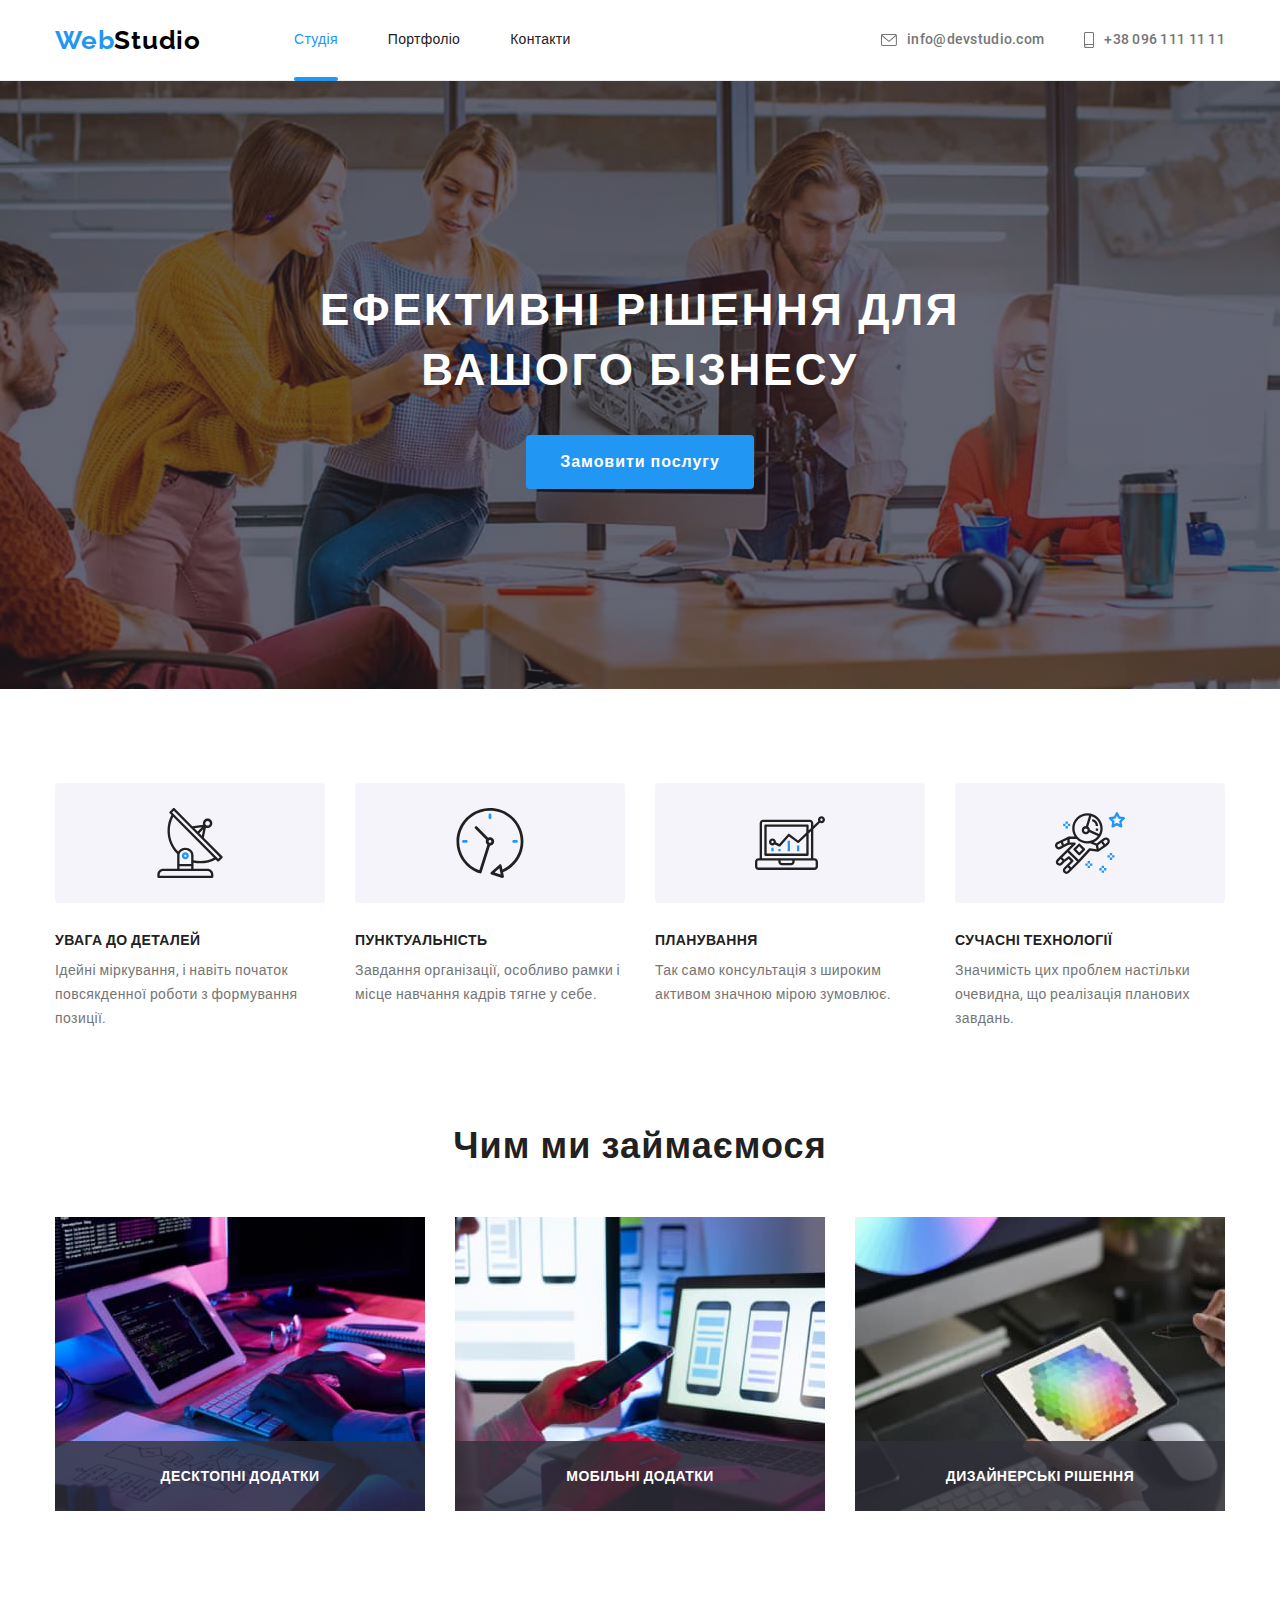
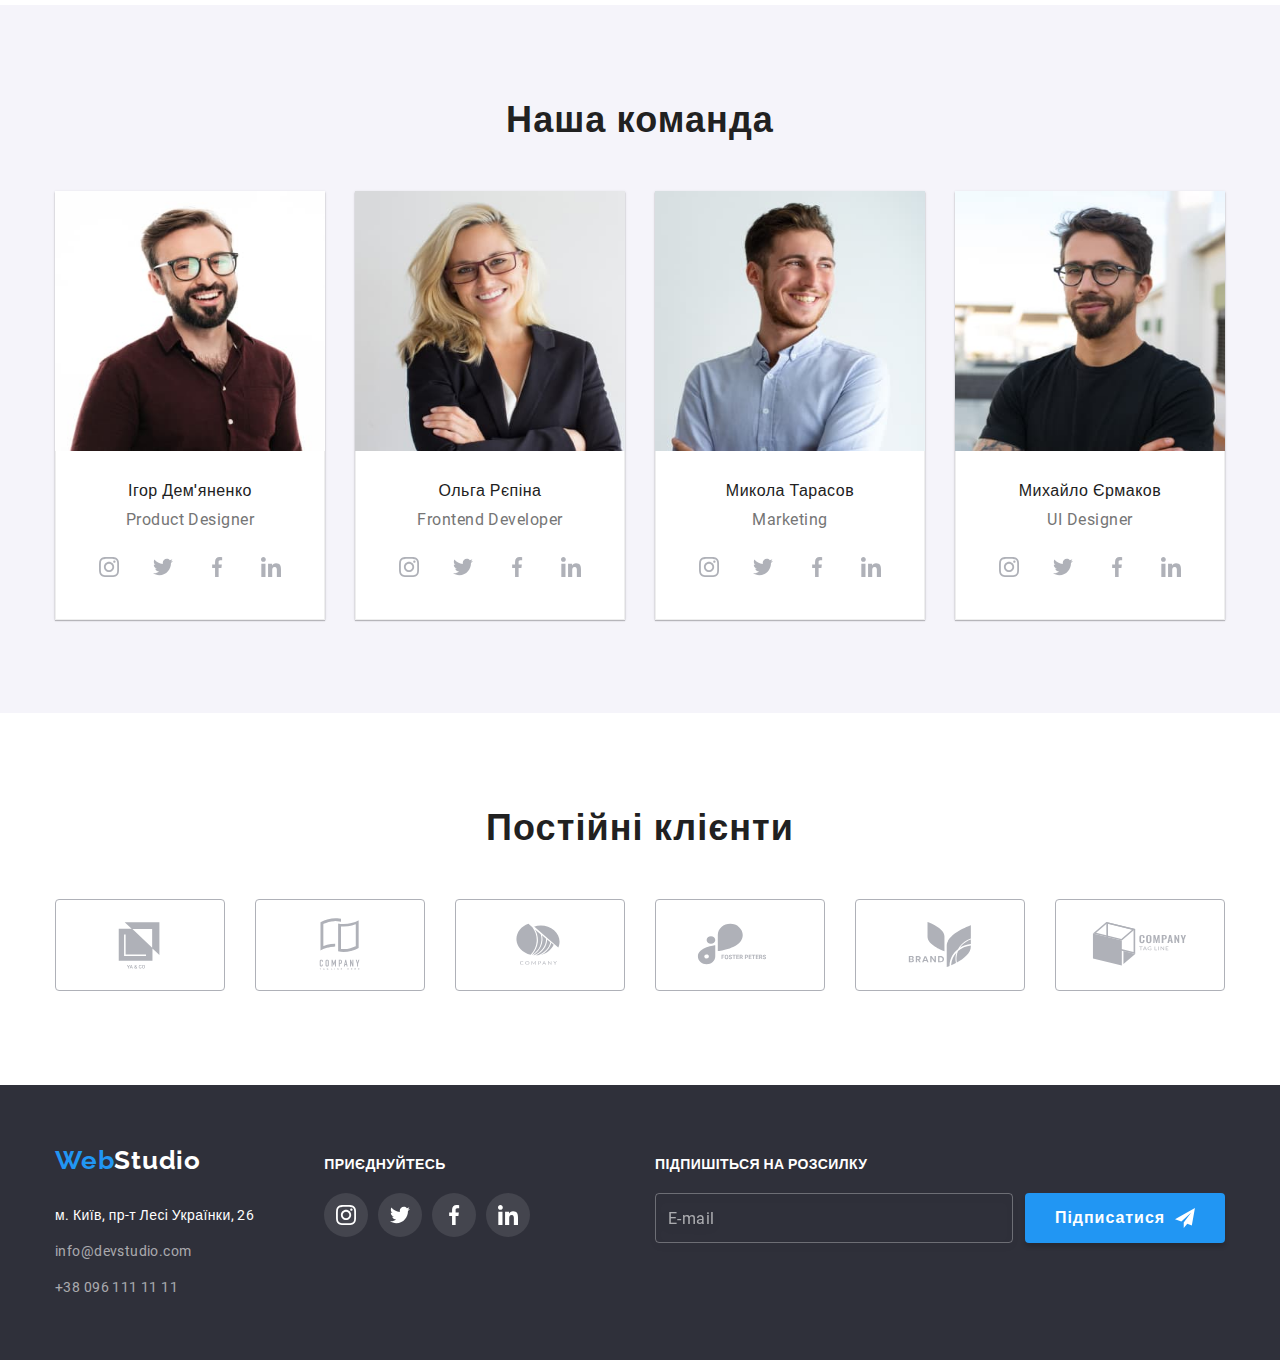
<file: index.html>
<!DOCTYPE html>
<html lang="uk">
  <head>
    <meta charset="UTF-8" />
    <meta name="viewport" content="width=device-width, initial-scale=1.0" />
    <title>WebStudio</title>
    <!-- fonts -->
    <link rel="icon" type="image/x-icon" href="./images/favicon.ico" />
    <link rel="preconnect" href="https://fonts.googleapis.com" />
    <link rel="preconnect" href="https://fonts.gstatic.com" crossorigin />
    <link
      href="https://fonts.googleapis.com/css2?family=Raleway:wght@700&family=Roboto:wght@400;500;700;900&display=swap"
      rel="stylesheet"
    />
    <!-- styles -->
    <link
      rel="stylesheet"
      href="https://cdnjs.cloudflare.com/ajax/libs/modern-normalize/1.1.0/modern-normalize.min.css"
    />
    <link rel="stylesheet" href="./css/main.min.css" />
  </head>
<body>
	<header class="header">
		<div class="header__box container">
			<nav class="header__nav">
				<a href="./index.html" class="logo">
					<span class="logo__firstname">Web</span><span class="logo__secondname">Studio</span>   
				</a>
				<ul class="header__menu menu list">
					<li class="menu__item"><a href="./index.html" class="menu__link--current menu__link">Студія</a></li>
					<li class="menu__item"><a href="./portfolio.html" class="menu__link">Портфоліо</a></li>
					<li class="menu__item"><a href="#" class="menu__link">Контакти</a></li>
				</ul>
			</nav>
			<ul class="header__contact-list list">
				<li class="header__contact-item">
					<div class="contact">	
						<a href="mailto:info@devstudio.com" class="contact__type contact__type--active">
							<svg class="contact__icon contact__icon-mail--small" width="16px" height="12px">
								<use href="./images/icons.svg#icon-envelope"></use>
							</svg>
							info@devstudio.com
						</a>
					</div>
				</li>
				<li class="header__contact-item">
					<div class="contact">
						<a href="tel:+380961111111" class="contact__type contact__type--active">
							<svg class="contact__icon contact__icon-phone--small" width="10px" height="16px">
								<use href="./images/icons.svg#icon-smartphone"></use>
							</svg>
							+38 096 111 11 11
						</a>
					</div>
				</li>
			</ul>
			<button class="header__burger js-open-menu" type="button">
				<svg width="40" height="40">
					<use class="header__burger-icon" href="./images/icons.svg#icon-menu"></use>
				</svg>
			</button>
		</div>
	</header>

	<main>
		<!-- Герой -->
		<section class="section-hero section-hero__overlay overlay">
			
			<h1 class="section-hero__title">Ефективні рішення для вашого бізнесу</h1>
			<button class="button button__primary" type="button" data-modal-open>Замовити послугу</button>	
		</section>
		
		<!-- модалка -->
		<div class="backdrop is-hidden" data-modal>
			<div class="modal backdrop__modal">
				<button class="modal__close button-close" type="button" data-modal-close>			
					<svg class="button-close__icon" width="18px" height="18px">
						<use href="./images/icons.svg#icon-close"></use>
					</svg>
				</button>
				<h2 class="modal__title">Залиште свої дані, ми вам передзвонимо</h2>
				<form class="form" name="contact-form" autocomplete="on" novalidate> 
					<div class="form__item form-field">
						<label class="form__label form-field__label" for="user-name">Ім'я</label>
						<div class="form-field__control">
							<input 
								class="form__input form-field__input"
								id="user-name" 
								type="text" 
								name="user-name" 
							/>
							<svg class="form__icon" width="18px" height="18px">
								<use href="./images/icons.svg#icon-form-person"></use>
							</svg>
						</div>
					</div>	
					<div class="form__item form-field">
						<label class="form__label form-field__label" for="user-tel">Телефон</label>
						<div class="form-field__control"> 
							<input 
								class="form__input form-field__input"
								id="user-tel" 
								type="tel" 
								name="user-tel" 
							/>
							<svg class="form__icon" width="18px" height="18px">
								<use href="./images/icons.svg#icon-form-phone"></use>
							</svg>
						</div>
					</div>
					<div class="form__item form-field">
						<label class="form__label form-field__label" for="user-email">Пошта</label>
						<div class="form-field__control">
							<input 
								class="form__input form-field__input"
								id="user-email" 
								type="email" 
								name="user-email" 
							/>
							<svg class="form__icon" width="18px" height="18px">
								<use href="./images/icons.svg#icon-form-email"></use>
							</svg>
						</div>
					</div>
					<div class="form__item-comment form-field">
						<label class="form__label form-field__label" for="user-comment">Коментар</label>
						<textarea
							class="form__textarea form-field__textarea"
							id="user-comment"
							name="user-comment" 
							placeholder="Введіть текст"
						></textarea>  
					</div>	
					<div class="form__checkbox form-field__checkbox">
						<div class="form__checkbox-leveling">
							<input
								class="form-field__checkbox-input"
								id="terms-checkbox" 
								type="checkbox" 
								name="terms-checkbox"
							/>
							<svg class="form__checkbox-icon" width="16px" height="15px">
								<use href="./images/icons.svg#icon-check"></use>
							</svg>
						</div>
						<label class="form-field__checkbox-label" for="terms-checkbox">
							Погоджуюся з розсилкою та приймаю 
							<a class="form__checkbox-contract" href="#">Умови договору</a>
						</label>
					</div>					
					<button class="form__submit button" type="submit">
						Відправити
					</button>
				</form>	
			</div>
		</div>
	
		<!-- Чому нас обирають -->
		<section class="section section-features">
			<div class="container">
				<h2 class="section__title visually-hidden">Чому нас обирають</h2>
				<ul class="section-features__list list">
					<li class="section-features__item">				
						<div class="feature-card">
							<div class="feature-card__conteiner-icon">
								<svg class="feature-card__icon" width="70px" height="70px">
									<use href="./images/icons.svg#icon-antenna"></use>
								</svg>
							</div>
							<h3 class="feature-card__title">Увага до деталей</h3>				
							<p class="feature-card__text">Ідейні міркування, і навіть початок повсякденної роботи з формування позиції.</p>
						</div>
					</li>
					<li class="section-features__item">				
						<div class="feature-card">
							<div class="feature-card__conteiner-icon">
								<svg class="feature-card__icon" width="70px" height="70px">
									<use href="./images/icons.svg#icon-clock"></use>
								</svg>
							</div>
							<h3 class="feature-card__title">Пунктуальність</h3>				
							<p class="feature-card__text">Завдання організації, особливо рамки і місце навчання кадрів тягне у себе.</p>
						</div>
					</li>
					<li class="section-features__item">				
						<div class="feature-card">
							<div class="feature-card__conteiner-icon">
								<svg class="feature-card__icon" width="70px" height="70px">
									<use href="./images/icons.svg#icon-diagram"></use>
								</svg>
							</div>
							<h3 class="feature-card__title">Планування</h3>				
							<p class="feature-card__text">Так само консультація з широким активом значною мірою зумовлює.</p>
						</div>
					</li>
					<li class="section-features__item">				
						<div class="feature-card">
							<div class="feature-card__conteiner-icon">
								<svg class="feature-card__icon" width="70px" height="70px">
									<use href="./images/icons.svg#icon-astronaut"></use>
								</svg>
							</div>
							<h3 class="feature-card__title">Сучасні технології</h3>				
							<p class="feature-card__text">Значимість цих проблем настільки очевидна, що реалізація планових завдань.</p>
						</div>
					</li>
				</ul>
			</div>
		</section>

		<!-- Чим ми займаємося -->
		<section class="section section-works">
			<div class="container">
				<h2 class="section__title">Чим ми займаємося</h2>
				<ul class="section-works__list list">
					<li class="section-works__item">
						<div class="work-card">
							<img class="work-card__img" 
								srcset="
									./images/box/box1.jpg 1x, 
									./images/box/box1@2x.jpg 2x
								" 
								src="./images/box/box1.jpg" 
								alt="Людина працює за комп'ютером та паланшетом"
								width="370"
							/>
							<div class="work-card__title-box">
								<h3 class="work-card__title">Десктопні додатки</h3>
							</div>
						</div>
					</li>
					<li class="section-works__item">
						<div class="work-card">
							<img class="work-card__img" 
								srcset="
									./images/box/box2.jpg 1x, 
									./images/box/box2@2x.jpg 2x
								" 
								src="./images/box/box2.jpg" 
								alt="Людина працює за комп'ютером та мобільним телефоном"
								width="370"
							/> 
							<div class="work-card__title-box">
								<h3 class="work-card__title">Мобільні додатки</h3>
							</div>
						</div>
					</li>
					<li class="section-works__item">
						<div class="work-card"></div>
						<img class="work-card__img" 
								srcset="
									./images/box/box3.jpg 1x, 
									./images/box/box3@2x.jpg 2x
								" 
								src="./images/box/box3.jpg" 
								alt="Людина працює на планшеті"
								width="370"
							/> 	
							<div class="work-card__title-box">
								<h3 class="work-card__title">Дизайнерські рішення</h3>
							
						</div>
					</li>
				</ul>
			</div>
		</section>
		
		<!-- Наша команда -->
		<section class="section-team section">
			<div class="container">
				<h2 class="section__title">Наша команда</h2>
				<ul class="section-team__list list">
					<li class="section-team__item">
						<div class="team-card">	
							<picture>
								<source
									srcset=" 
										./images/foto/mobile.jpg 1x, 
										./images/foto/mobile@2x.jpg 2x
									"
									media="(max-width: 767px)"
									type="image/jpeg"
								/>
								<source 
									srcset=" 
										./images/foto/tablet.jpg 1x, 
										./images/foto/tablet@2x.jpg 2x
									" 
									media="(min-width: 768px)" 
									type="image/jpeg"
								/>
								<source 
									srcset=" 
										./images/foto/img.jpg 1x, 
										./images/foto/img@2x.jpg 2x
									" 
									media="(min-width: 1200px)" 
									type="image/jpeg"
								/>
								<img 
									class="team-card__img"
									src="./images/foto/img.jpg"
									alt="Усміхнений хлопець з бородою, в окулярах та в коричневій сорочці"
									
								/>
							</picture>
							<div class="team-card__content">
								<h3 class="team-card__member">Ігор Дем'яненко</h3>
								<p lang="en" class="team-card__position">Product Designer</p>
								<div class="network">
									<ul class="network__list list">
										<li class="network__item">
											<a href="#" class="network__link section-team__network-link">
												<svg class="network__icon" width="20px" height="20px" >
													<use href="./images/icons.svg#icon-instagram"></use>
												</svg>
											</a>
										</li>
										<li class="network__item">
											<a href="#" class="network__link section-team__network-link">
												<svg class="network__icon" width="20px" height="20px" >
													<use href="./images/icons.svg#icon-twitter"></use>
												</svg>
											</a>
										</li>
										<li class="network__item">
											<a href="#" class="network__link section-team__network-link">
												<svg class="network__icon" width="20px" height="20px" >
													<use href="./images/icons.svg#icon-facebook"></use>
												</svg>
											</a>
										</li>
										<li class="network__item">
											<a href="#" class="network__link section-team__network-link">
												<svg class="network__icon" width="20px" height="20px" >
													<use href="./images/icons.svg#icon-linkedin"></use>
												</svg>
											</a>
										</li>
									</ul>
								</div>
							</div>
						</div>
					</li>
					<li class="section-team__item">
						<div class="team-card">
							<picture>
								<source 
									srcset=" 
										./images/foto/mobile1.jpg 1x, 
										./images/foto/mobile1@2x.jpg 2x
									" 
									media="(max-width: 767px)" 
									type="image/jpeg" 
								/>
								<source 
									srcset=" 
										./images/foto/tablet1.jpg 1x, 
										./images/foto/tablet1@2x.jpg 2x
									" 
									media="(min-width: 768px)" 
									type="image/jpeg" 
								/>
								<source 
									srcset=" 
										./images/foto/img1.jpg 1x, 
									./images/foto/img1@2x.jpg 2x
									" 
									media="(min-width: 1200px)" 
									type="image/jpeg" 
								/>
								<img 
									class="team-card__img" 
									src="./images/foto/img1.jpg"
									alt="Усміхнена дівчина з білявим довгим волоссям, в окулярах та в чорному піджаку" 
								/>
							</picture>
							<div class="team-card__content">	
								<h3 class="team-card__member">Ольга Рєпіна</h3>
								<p lang="en" class="team-card__position">Frontend Developer</p>
								<div class="network">
									<ul class="network__list list">
										<li class="network__item">
											<a href="#" class="network__link section-team__network-link">
												<svg class="network__icon" width="20px" height="20px" >
													<use href="./images/icons.svg#icon-instagram"></use>
												</svg>
											</a>
										</li>
										<li class="network__item">
											<a href="#" class="network__link section-team__network-link">
												<svg class="network__icon" width="20px" height="20px" >
													<use href="./images/icons.svg#icon-twitter"></use>
												</svg>
											</a>
										</li>
										<li class="network__item">
											<a href="#" class="network__link section-team__network-link">
												<svg class="network__icon" width="20px" height="20px" >
													<use href="./images/icons.svg#icon-facebook"></use>
												</svg>
											</a>
										</li>
										<li class="network__item">
											<a href="#" class="network__link section-team__network-link">
												<svg class="network__icon" width="20px" height="20px" >
													<use href="./images/icons.svg#icon-linkedin"></use>
												</svg>
											</a>
										</li>
									</ul>
								</div>
							</div>
						</div>
					</li>
					<li class="section-team__item">
						<div class="team-card">
							<picture>
								<source 
									srcset=" 
										./images/foto/mobile2.jpg 1x, 
										./images/foto/mobile2@2x.jpg 2x
									" 
									media="(max-width: 767px)" 
									type="image/jpeg" 
								/>
								<source 
									srcset=" 
										./images/foto/tablet2.jpg 1x, 
										./images/foto/tablet2@2x.jpg 2x
									" 
									media="(min-width: 768px)" 
									type="image/jpeg" 
								/>
								<source 
									srcset=" 
										./images/foto/img2.jpg 1x, 
										./images/foto/img2@2x.jpg 2x
									" 
									media="(min-width: 1200px)" 
									type="image/jpeg" 
								/>
								<img 
									class="team-card__img" 
									src="./images/foto/img2.jpg"
									alt="Усміхнений хлопець в сірій сорочці" 
								/>
							</picture>
							<div class="team-card__content">	
								<h3 class="team-card__member">Микола Тарасов</h3>
								<p lang="en" class="team-card__position">Marketing</p>
								<div class="network">
									<ul class="network__list list">
										<li class="network__item">
											<a href="#" class="network__link section-team__network-link">
												<svg class="network__icon" width="20px" height="20px" >
													<use href="./images/icons.svg#icon-instagram"></use>
												</svg>
											</a>
										</li>
										<li class="network__item">
											<a href="#" class="network__link section-team__network-link">
												<svg class="network__icon" width="20px" height="20px" >
													<use href="./images/icons.svg#icon-twitter"></use>
												</svg>
											</a>
										</li>
										<li class="network__item">
											<a href="#" class="network__link section-team__network-link">
												<svg class="network__icon" width="20px" height="20px" >
													<use href="./images/icons.svg#icon-facebook"></use>
												</svg>
											</a>
										</li>
										<li class="network__item">
											<a href="#" class="network__link section-team__network-link">
												<svg class="network__icon" width="20px" height="20px" >
													<use href="./images/icons.svg#icon-linkedin"></use>
												</svg>
											</a>
										</li>
									</ul>
								</div>
							</div>
						</div>
					</li>
					<li class="section-team__item">
						<div class="team-card">
							<picture>
								<source 
									srcset=" 
										./images/foto/mobile3.jpg 1x, 
										./images/foto/mobile3@2x.jpg 2x
									" 
									media="(max-width: 767px)" 
									type="image/jpeg" 
								/>
								<source 
									srcset=" 
										./images/foto/tablet3.jpg 1x, 
										./images/foto/tablet3@2x.jpg 2x
									" 
									media="(min-width: 768px)" 
									type="image/jpeg" 
								/>
								<source 
									srcset=" 
										./images/foto/img3.jpg 1x, 
										./images/foto/img3@2x.jpg 2x
									" 
									media="(min-width: 1200px)" 
									type="image/jpeg" 
								/>
								<img 
									class="team-card__img" 
									src="./images/foto/img3.jpg" 
									alt="Усміхнений хлопець з бородою, в окулярах та в чорній футболці" 
									 
								/>
							</picture>
							<div class="team-card__content">
								<h3 class="team-card__member">Михайло Єрмаков</h3>
								<p lang="en" class="team-card__position">UI Designer</p>
								<div class="network">
									<ul class="network__list list">
										<li class="network__item">
											<a href="#" class="network__link section-team__network-link">
												<svg class="network__icon" width="20px" height="20px" >
													<use href="./images/icons.svg#icon-instagram"></use>
												</svg>
											</a>
										</li>
										<li class="network__item">
											<a href="#" class="network__link section-team__network-link">
												<svg class="network__icon" width="20px" height="20px" >
													<use href="./images/icons.svg#icon-twitter"></use>
												</svg>
											</a>
										</li>
										<li class="network__item">
											<a href="#" class="network__link section-team__network-link">
												<svg class="network__icon" width="20px" height="20px" >
													<use href="./images/icons.svg#icon-facebook"></use>
												</svg>
											</a>
										</li>
										<li class="network__item">
											<a href="#" class="network__link section-team__network-link">
												<svg class="network__icon" width="20px" height="20px" >
													<use href="./images/icons.svg#icon-linkedin"></use>
												</svg>
											</a>
										</li>
									</ul>
								</div>
							</div>
						</div>
					</li>
				</ul>
			</div>
		</section>

		<!-- Постійні клієнти -->
		<section class="section section-clients">
			<div class="container">
				<h2 class="section__title">Постійні клієнти</h2>
				<ul class="section-clients__list list">
					<li class="section-clients__item">
						<div class="client-card">
							<a href="#" class="client-card__link">
								<svg class="client-card__icon" width="106" height="60px">
									<use href="./images/icons.svg#icon-logo1"></use>
								</svg>
							</a>
						</div>
					</li>
					<li class="section-clients__item">
						<div class="client-card">
							<a href="#" class="client-card__link">
								<svg class="client-card__icon" width="106" height="60px">
									<use href="./images/icons.svg#icon-logo2"></use>
								</svg>
							</a>
						</div>
					</li>
					<li class="section-clients__item">
						<div class="client-card">
							<a href="#" class="client-card__link">
								<svg class="client-card__icon" width="106" height="60px">
									<use href="./images/icons.svg#icon-logo3"></use>
								</svg>
							</a>
						</div>
					</li>
					<li class="section-clients__item">
						<div class="client-card">
							<a href="#" class="client-card__link">
								<svg class="client-card__icon" width="106" height="60px">
									<use href="./images/icons.svg#icon-logo4"></use>
								</svg>
							</a>
						</div>
					</li>
					<li class="section-clients__item">
						<div class="client-card">
							<a href="#" class="client-card__link">
								<svg class="client-card__icon" width="106" height="60px">
									<use href="./images/icons.svg#icon-logo5"></use>
								</svg>
							</a>
						</div>
					</li>
					<li class="section-clients__item">
						<div class="client-card">
							<a href="#" class="client-card__link">
								<svg class="client-card__icon" width="106" height="60px">
									<use href="./images/icons.svg#icon-logo6"></use>
								</svg>
							</a>
						</div>
					</li>
				</ul>
			</div>
		</section>
	</main>

	<!-- Підвал сторінки -->
	<footer class="footer">
		<div class="footer__box container">
			<div class="footer__tablet-container">
				<div class="footer__contact">
					<a href="./index.html" class="footer__logo logo">
						<span class="footer__logo-firstname logo__firstname">Web</span><span
							class="footer__logo-secondname">Studio</span>
					</a>
					<address class="address">
						<ul class="address__list list">
							<li class="address__item"><a class="address__location" href="https://goo.gl/maps/NYJFSB4uTfUwp8kT6"
									target="_blank" rel="noopener nofollow noreferrer">м. Київ, пр-т Лесі Українки, 26</a></li>
							<li class="address__item">
								<a href="mailto:info@devstudio.com" class="address__link">
									info@devstudio.com
								</a>
							</li>
							<li class="address__item">
								<a href="tel:+380961111111" class=" address__link">
									+38 096 111 11 11
								</a>
							</li>
						</ul>
					</address>
				</div>
				<div class="footer__network">
					<h2 class="footer__network-title">Приєднуйтесь</h2>
					<div class="network">
						<ul class="network__list list">
							<li class="network__item">
								<a href="#" class="network__link footer__network-link">
									<svg class="network__icon" width="20px" height="20px">
										<use href="./images/icons.svg#icon-instagram"></use>
									</svg>
								</a>
							</li>
							<li class="network__item">
								<a href="#" class="network__link footer__network-link">
									<svg class="network__icon" width="20px" height="20px">
										<use href="./images/icons.svg#icon-twitter"></use>
									</svg>
								</a>
							</li>
							<li class="network__item">
								<a href="#" class="network__link footer__network-link">
									<svg class="network__icon" width="20px" height="20px">
										<use href="./images/icons.svg#icon-facebook"></use>
									</svg>
								</a>
							</li>
							<li class="network__item">
								<a href="#" class="network__link footer__network-link">
									<svg class="network__icon" width="20px" height="20px">
										<use href="./images/icons.svg#icon-linkedin"></use>
									</svg>
								</a>
							</li>
						</ul>
					</div>
				</div>
			</div>
			<div class="footer__form-box">
				<p class="footer__form-title">Підпишіться на розсилку</p>
				<form class="footer__form" name="footer-contact-form" autocomplete="on" novalidate> 
					<div class="form-field">
						<label class="form-field__label" for="subscriber-email"></label>
							<input 
								class="form-field__input footer__field-input"
								id="subscriber-email" 
								type="email" 
								name="subscriber-email" 
								placeholder="E-mail"
							/>
					</div>
					<button class="footer__button button" type="submit">
						<span class="footer__button-title">Підписатися</span> 
						<svg class="footer__button-icon" width="24px" height="24px">
							<use href="./images/icons.svg#icon-send"></use>
						</svg>
					</button>	
				</form>
			</div>
		</div>
	</footer>
	
	<div class="mobile-menu js-menu-container">  
		<button class="mobile-menu__close js-close-menu" type="button">
			<svg width="40" height="40">
				<use class="menu-button__icon-cross" href="./images/icons.svg#icon-cross"></use>		
			</svg>	
		</button>
		<div class="mobile-menu__content">
			<div class="mobile-menu__list-box">
				<ul class="mobile-menu__list list">
					<li class="mobile-menu__item"><a href="./index.html" class="mobile-menu__link mobile-menu__link--current link">Студія</a></li>
					<li class="mobile-menu__item"><a href="./portfolio.html" class="mobile-menu__link link">Портфоліо</a></li>
					<li class="mobile-menu__item"><a href="#" class="mobile-menu__link link">Контакти</a></li>
				</ul>
			</div>
			
			<div class="mobile-menu__connection">
				<ul class="mobile-menu__contact-list list">
					<li class="mobile-menu__contact-item contact">
						<a href="tel:+380961111111" class="mobile-menu__contact-tel link">
							+38 096 111 11 11
						</a>
					</li>
					<li class="mobile-menu__contact-item contact">
						<a href="mailto:info@devstudio.com" class="mobile-menu__contact-mail link">
							info@devstudio.com
						</a>
					</li>
				</ul>
				<ul class="mobile-menu__network-list list">
					<li class="mobile-menu__network-item"><a class="mobile-menu__network-link mobile-menu__network-link--first" href="#">Instagram</a></li>
					<li class="mobile-menu__network-item"><a class="mobile-menu__network-link mobile-menu__network-link--wrap-last" href="#">Twitter</a></li>
					<li class="mobile-menu__network-item"><a class="mobile-menu__network-link mobile-menu__network-link--wrap-first" href="#">Facebook</a></li>
					<li class="mobile-menu__network-item"><a class="mobile-menu__network-link mobile-menu__network-link--last" href="#">LinkedIn</a></li>
				</ul>
			</div>
		</div>
	</div>
	
	<script src="./js/mobile-menu.js"></script>
	<script src="./js/modal.js"></script>
	<script>
		(() => {
			document
				.querySelector('.js-speaker-form')
				.addEventListener('submit', e => {
					e.preventDefault();

					new FormData(e.currentTarget).forEach((value, name) =>
						console.log(`${name}: ${value}`),
				);
				e.currentTarget.reset();
			});
		})();
	</script>
	
</body>
</html>
</file>
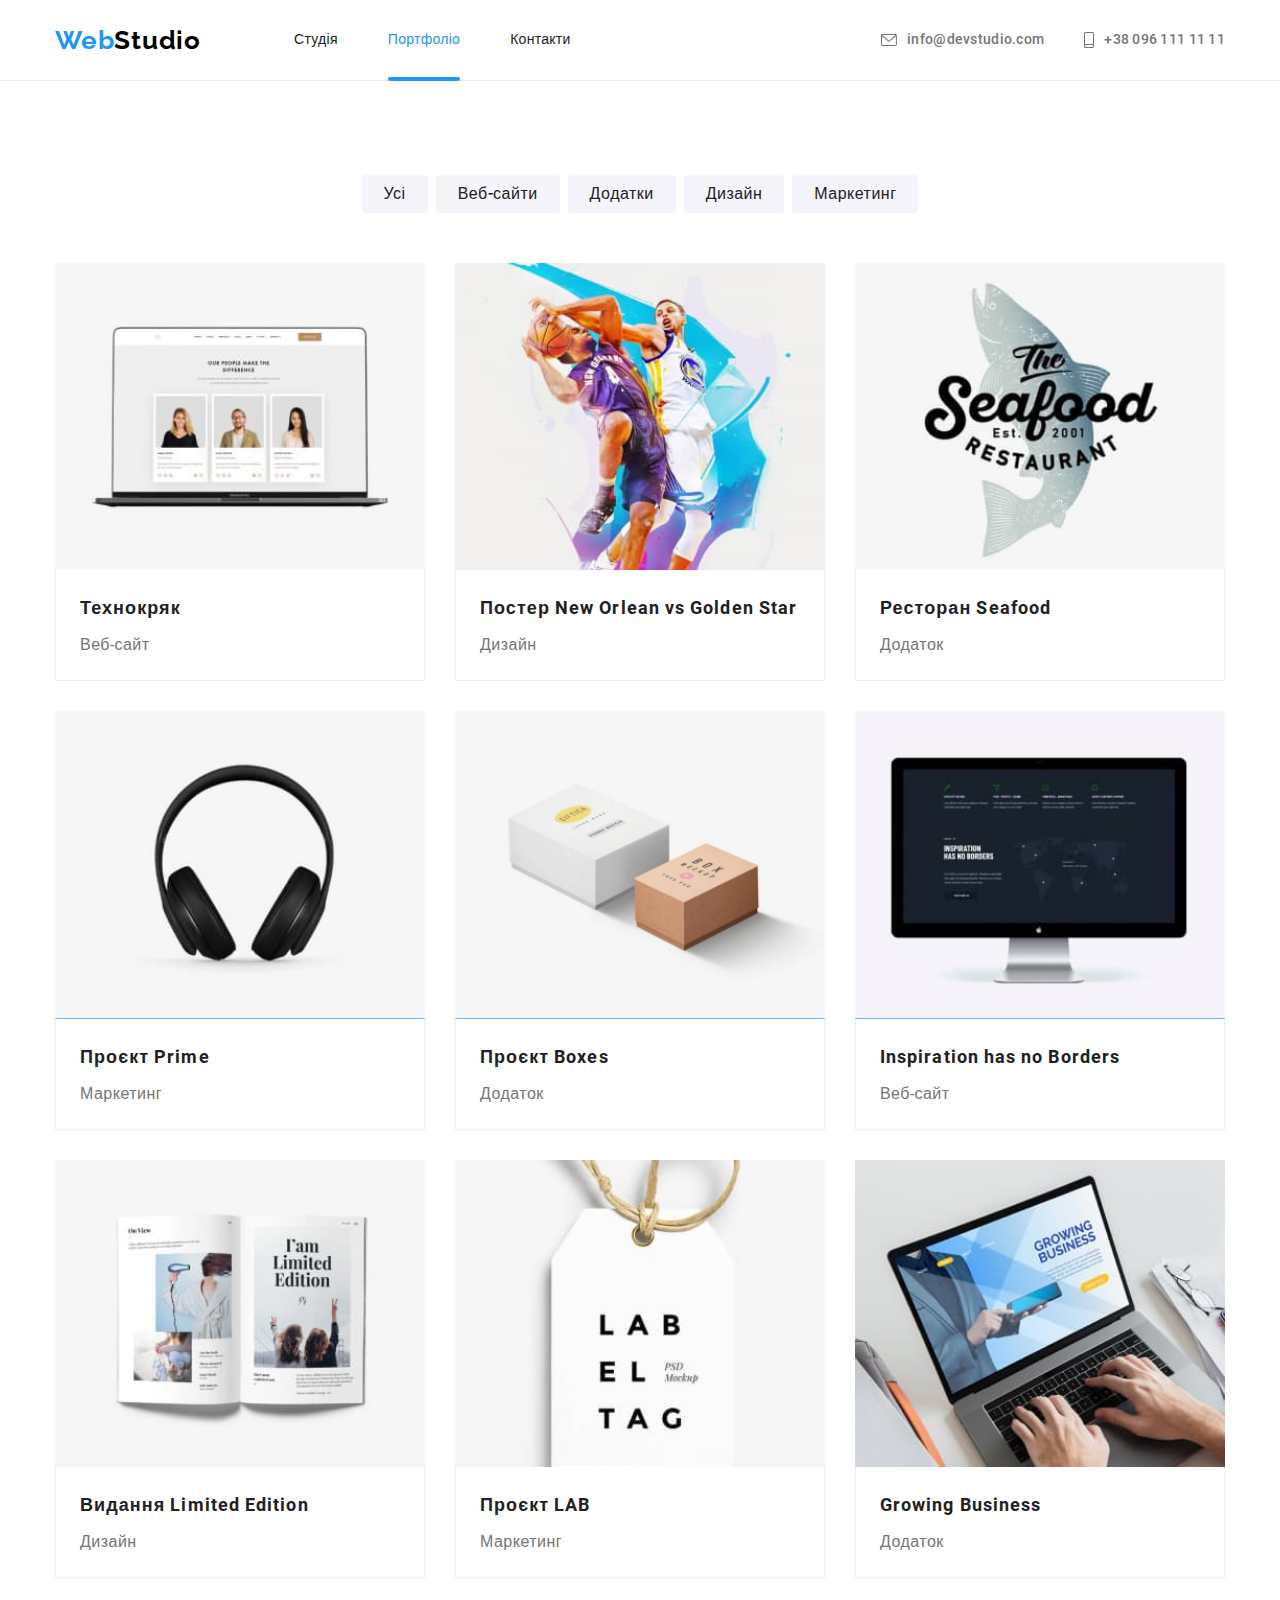
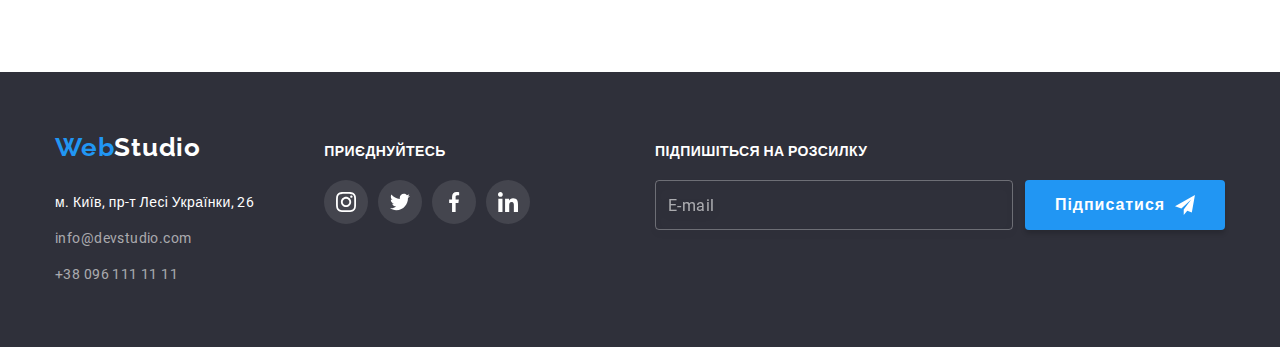
<file: portfolio.html>
<!DOCTYPE html>
<html lang="uk">
  <head>
    <meta charset="UTF-8" />
    <meta name="viewport" content="width=device-width, initial-scale=1.0" />
    <title>WebStudio</title>
    <!-- fonts -->
    <link rel="icon" type="image/x-icon" href="./images/favicon.ico" />
    <link rel="preconnect" href="https://fonts.googleapis.com" />
    <link rel="preconnect" href="https://fonts.gstatic.com" crossorigin />
    <link
      href="https://fonts.googleapis.com/css2?family=Raleway:wght@700&family=Roboto:wght@400;500;700;900&display=swap"
      rel="stylesheet"
    />
    <!-- styles -->
    <link
      rel="stylesheet"
      href="https://cdnjs.cloudflare.com/ajax/libs/modern-normalize/1.1.0/modern-normalize.min.css"
    />
    <link rel="stylesheet" href="./css/main.min.css" />
  </head>
  <body>
    <header class="header">
      <div class="header__box container">
        <nav class="header__nav">
          <a href="./index.html" class="logo">
            <span class="logo__firstname">Web</span
            ><span class="logo__secondname">Studio</span>
          </a>
          <ul class="header__menu menu list">
            <li class="menu__item">
              <a href="./index.html" class="menu__link">Студія</a>
            </li>
            <li class="menu__item">
              <a href="./portfolio.html" class="menu__link--current menu__link"
                >Портфоліо</a
              >
            </li>
            <li class="menu__item">
              <a href="#" class="menu__link">Контакти</a>
            </li>
          </ul>
        </nav>
        <ul class="header__contact-list list">
          <li class="header__contact-item">
            <div class="contact">
              <a
                href="mailto:info@devstudio.com"
                class="contact__type contact__type--active"
              >
                <svg
                  class="contact__icon contact__icon-mail--small"
                  width="16px"
                  height="12px"
                >
                  <use href="./images/icons.svg#icon-envelope"></use>
                </svg>
                info@devstudio.com
              </a>
            </div>
          </li>
          <li class="header__contact-item">
            <div class="contact">
              <a
                href="tel:+380961111111"
                class="contact__type contact__type--active"
              >
                <svg
                  class="contact__icon contact__icon-phone--small"
                  width="10px"
                  height="16px"
                >
                  <use href="./images/icons.svg#icon-smartphone"></use>
                </svg>
                +38 096 111 11 11
              </a>
            </div>
          </li>
        </ul>
        <button class="header__burger js-open-menu" type="button">
          <svg width="40" height="40">
            <use
              class="header__burger-icon"
              href="./images/icons.svg#icon-menu"
            ></use>
          </svg>
        </button>
      </div>
    </header>

    <main>
      <section class="section portfolio">
        <h1 class="visually-hidden">Портфоліо</h1>
        <div class="portfolio__buttons container">
          <ul class="portfolio__buttons-list list">
            <li class="portfolio__buttons-item">
              <button
                type="button"
                class="button__secondary button__secondary-portfolio"
              >
                Усі
              </button>
            </li>
            <li class="button-item">
              <button
                type="button"
                class="button__secondary button__secondary-portfolio"
              >
                Веб-сайти
              </button>
            </li>
            <li class="button-item">
              <button
                type="button"
                class="button__secondary button__secondary-portfolio"
              >
                Додатки
              </button>
            </li>
            <li class="button-item">
              <button
                type="button"
                class="button__secondary button__secondary-portfolio"
              >
                Дизайн
              </button>
            </li>
            <li class="button-item">
              <button
                type="button"
                class="button__secondary button__secondary-portfolio"
              >
                Маркетинг
              </button>
            </li>
          </ul>
        </div>
        <div class="project container">
          <ul class="project__list list">
            <li class="project__item">
              <a href="#" class="project-card__link">
                <div class="project-card__box">
                  <picture>
                    <source
                      srcset="
                        ./images/project/project1-mobile.jpg    1x,
                        ./images/project/project1-mobile@2x.jpg 2x
                      "
                      media="(max-width: 767px)"
                      type="image/jpeg"
                    />
                    <source
                      srcset="
                        ./images/project/project1-tablet.jpg    1x,
                        ./images/project/project1-tablet@2x.jpg 2x
                      "
                      media="(min-width: 768px)"
                      type="image/jpeg"
                    />
                    <source
                      srcset="
                        ./images/project/project1.jpg    1x,
                        ./images/project/project1@2x.jpg 2x
                      "
                      media="(min-width: 1200px)"
                      type="image/jpeg"
                    />
                    <img
                      class="project-card__img"
                      src="./images/project/project1.jpg"
                      alt="Ноутбук, на екрані якого збражено три фотокарточки з людьми"
                    />
                  </picture>
                  <div class="project-card__thumb">
                    <p class="project-card__thumb-text">
                      Ресурс пропонує комплексні пропозиції з різним рівнем
                      функціоналу та сервісів. Все це дозволить відвідувачу
                      отримати вичерпні відомості про компанію чи приватну
                      особу.
                    </p>
                  </div>
                </div>
                <div class="project-card__content">
                  <h2 class="project-card__name">Технокряк</h2>
                  <p class="project-card__type">Веб-сайт</p>
                </div>
              </a>
            </li>
            <li class="project__item project-card">
              <a href="#" class="project-card__link">
                <div class="project-card__box">
                  <picture>
                    <source
                      srcset="
                        ./images/project/project2-mobile.jpg    1x,
                        ./images/project/project2-mobile@2x.jpg 2x
                      "
                      media="(max-width: 767px)"
                      type="image/jpeg"
                    />
                    <source
                      srcset="
                        ./images/project/project2-tablet.jpg    1x,
                        ./images/project/project2-tablet@2x.jpg 2x
                      "
                      media="(min-width: 768px)"
                      type="image/jpeg"
                    />
                    <source
                      srcset="
                        ./images/project/project2.jpg    1x,
                        ./images/project/project2@2x.jpg 2x
                      "
                      media="(min-width: 1200px)"
                      type="image/jpeg"
                    />
                    <img
                      class="project-card__img"
                      src="./images/project/project2.jpg"
                      alt="Двоє баскетболистів грають в баскетбол"
                    />
                  </picture>
                  <div class="project-card__thumb">
                    <p class="project-card__thumb-text">
                      Ресурс пропонує комплексні пропозиції з різним рівнем
                      функціоналу та сервісів. Все це дозволить відвідувачу
                      отримати вичерпні відомості про компанію чи приватну
                      особу.
                    </p>
                  </div>
                </div>
                <div class="project-card__content">
                  <h2 class="project-card__name">
                    Постер New Orlean vs Golden Star
                  </h2>
                  <p class="project-card__type">Дизайн</p>
                </div>
              </a>
            </li>
            <li class="project__item project-card">
              <a href="#" class="project-card__link">
                <div class="project-card__box">
                  <picture>
                    <source
                      srcset="
                        ./images/project/project3-mobile.jpg    1x,
                        ./images/project/project3-mobile@2x.jpg 2x
                      "
                      media="(max-width: 767px)"
                      type="image/jpeg"
                    />
                    <source
                      srcset="
                        ./images/project/project3-tablet.jpg    1x,
                        ./images/project/project3-tablet@2x.jpg 2x
                      "
                      media="(min-width: 768px)"
                      type="image/jpeg"
                    />
                    <source
                      srcset="
                        ./images/project/project3.jpg    1x,
                        ./images/project/project3@2x.jpg 2x
                      "
                      media="(min-width: 1200px)"
                      type="image/jpeg"
                    />
                    <img
                      class="project-card__img"
                      src="./images/project/project3.jpg"
                      alt="Навушники на білому фоні"
                    />
                  </picture>
                  <div class="project-card__thumb">
                    <p class="project-card__thumb-text">
                      Ресурс пропонує комплексні пропозиції з різним рівнем
                      функціоналу та сервісів. Все це дозволить відвідувачу
                      отримати вичерпні відомості про компанію чи приватну
                      особу.
                    </p>
                  </div>
                </div>
                <div class="project-card__content">
                  <h2 class="project-card__name">Ресторан Seafood</h2>
                  <p class="project-card__type">Додаток</p>
                </div>
              </a>
            </li>
            <li class="project__item project-card">
              <a href="#" class="project-card__link">
                <div class="project-card__box">
                  <picture>
                    <source
                      srcset="
                        ./images/project/project4-mobile.jpg    1x,
                        ./images/project/project4-mobile@2x.jpg 2x
                      "
                      media="(max-width: 767px)"
                      type="image/jpeg"
                    />
                    <source
                      srcset="
                        ./images/project/project4-tablet.jpg    1x,
                        ./images/project/project4-tablet@2x.jpg 2x
                      "
                      media="(min-width: 768px)"
                      type="image/jpeg"
                    />
                    <source
                      srcset="
                        ./images/project/project4.jpg    1x,
                        ./images/project/project4@2x.jpg 2x
                      "
                      media="(min-width: 1200px)"
                      type="image/jpeg"
                    />
                    <img
                      class="project-card__img"
                      src="./images/project/project4.jpg"
                      alt="Навушники на білому фоні"
                    />
                  </picture>
                  <div class="project-card__thumb">
                    <p class="project-card__thumb-text">
                      Ресурс пропонує комплексні пропозиції з різним рівнем
                      функціоналу та сервісів. Все це дозволить відвідувачу
                      отримати вичерпні відомості про компанію чи приватну
                      особу.
                    </p>
                  </div>
                </div>
                <div class="project-card__content">
                  <h2 class="project-card__name">Проєкт Prime</h2>
                  <p class="project-card__type">Маркетинг</p>
                </div>
              </a>
            </li>
            <li class="project__item project-card">
              <a href="#" class="project-card__link">
                <div class="project-card__box">
                  <picture>
                    <source
                      srcset="
                        ./images/project/project5-mobile.jpg    1x,
                        ./images/project/project5-mobile@2x.jpg 2x
                      "
                      media="(max-width: 767px)"
                      type="image/jpeg"
                    />
                    <source
                      srcset="
                        ./images/project/project5-tablet.jpg    1x,
                        ./images/project/project5-tablet@2x.jpg 2x
                      "
                      media="(min-width: 768px)"
                      type="image/jpeg"
                    />
                    <source
                      srcset="
                        ./images/project/project5.jpg    1x,
                        ./images/project/project5@2x.jpg 2x
                      "
                      media="(min-width: 1200px)"
                      type="image/jpeg"
                    />
                    <img
                      class="project-card__img"
                      src="./images/project/project5.jpg"
                      alt="Маленька коробка бержеого кольору поряд з великою білою коробкою"
                    />
                  </picture>
                  <div class="project-card__thumb">
                    <p class="project-card__thumb-text">
                      Ресурс пропонує комплексні пропозиції з різним рівнем
                      функціоналу та сервісів. Все це дозволить відвідувачу
                      отримати вичерпні відомості про компанію чи приватну
                      особу.
                    </p>
                  </div>
                </div>
                <div class="project-card__content">
                  <h2 class="project-card__name">Проєкт Boxes</h2>
                  <p class="project-card__type">Додаток</p>
                </div>
              </a>
            </li>
            <li class="project__item project-card">
              <a href="#" class="project-card__link">
                <div class="project-card__box">
                  <picture>
                    <source
                      srcset="
                        ./images/project/project6-mobile.jpg    1x,
                        ./images/project/project6-mobile@2x.jpg 2x
                      "
                      media="(max-width: 767px)"
                      type="image/jpeg"
                    />
                    <source
                      srcset="
                        ./images/project/project6-tablet.jpg    1x,
                        ./images/project/project6-tablet@2x.jpg 2x
                      "
                      media="(min-width: 768px)"
                      type="image/jpeg"
                    />
                    <source
                      srcset="
                        ./images/project/project6.jpg    1x,
                        ./images/project/project6@2x.jpg 2x
                      "
                      media="(min-width: 1200px)"
                      type="image/jpeg"
                    />
                    <img
                      class="project-card__img"
                      src="./images/project/project6.jpg"
                      alt="Монітор компютера"
                    />
                  </picture>
                  <div class="project-card__thumb">
                    <p class="project-card__thumb-text">
                      Ресурс пропонує комплексні пропозиції з різним рівнем
                      функціоналу та сервісів. Все це дозволить відвідувачу
                      отримати вичерпні відомості про компанію чи приватну
                      особу.
                    </p>
                  </div>
                </div>
                <div class="project-card__content">
                  <h2 class="project-card__name">Inspiration has no Borders</h2>
                  <p class="project-card__type">Веб-сайт</p>
                </div>
              </a>
            </li>
            <li class="project__item project-card">
              <a href="#" class="project-card__link">
                <div class="project-card__box">
                  <picture>
                    <source
                      srcset="
                        ./images/project/project7-mobile.jpg    1x,
                        ./images/project/project7-mobile@2x.jpg 2x
                      "
                      media="(max-width: 767px)"
                      type="image/jpeg"
                    />
                    <source
                      srcset="
                        ./images/project/project7-tablet.jpg    1x,
                        ./images/project/project7-tablet@2x.jpg 2x
                      "
                      media="(min-width: 768px)"
                      type="image/jpeg"
                    />
                    <source
                      srcset="
                        ./images/project/project7.jpg    1x,
                        ./images/project/project7@2x.jpg 2x
                      "
                      media="(min-width: 1200px)"
                      type="image/jpeg"
                    />
                    <img
                      class="project-card__img"
                      src="./images/project/project7.jpg"
                      alt="Відкритий журнал з зображеннями та статтями"
                    />
                  </picture>

                  <div class="project-card__thumb">
                    <p class="project-card__thumb-text">
                      Ресурс пропонує комплексні пропозиції з різним рівнем
                      функціоналу та сервісів. Все це дозволить відвідувачу
                      отримати вичерпні відомості про компанію чи приватну
                      особу.
                    </p>
                  </div>
                </div>
                <div class="project-card__content">
                  <h2 class="project-card__name">Видання Limited Edition</h2>
                  <p class="project-card__type">Дизайн</p>
                </div>
              </a>
            </li>
            <li class="project__item project-card">
              <a href="#" class="project-card__link">
                <div class="project-card__box">
                  <picture>
                    <source
                      srcset="
                        ./images/project/project8-mobile.jpg    1x,
                        ./images/project/project8-mobile@2x.jpg 2x
                      "
                      media="(max-width: 767px)"
                      type="image/jpeg"
                    />
                    <source
                      srcset="
                        ./images/project/project8-tablet.jpg    1x,
                        ./images/project/project8-tablet@2x.jpg 2x
                      "
                      media="(min-width: 768px)"
                      type="image/jpeg"
                    />
                    <source
                      srcset="
                        ./images/project/project8.jpg    1x,
                        ./images/project/project8@2x.jpg 2x
                      "
                      media="(min-width: 1200px)"
                      type="image/jpeg"
                    />
                    <img
                      class="project-card__img"
                      src="./images/project/project8.jpg"
                      alt="Лейба білого кольору на нитці"
                    />
                  </picture>
                  <div class="project-card__thumb">
                    <p class="project-card__thumb-text">
                      Ресурс пропонує комплексні пропозиції з різним рівнем
                      функціоналу та сервісів. Все це дозволить відвідувачу
                      отримати вичерпні відомості про компанію чи приватну
                      особу.
                    </p>
                  </div>
                </div>
                <div class="project-card__content">
                  <h2 class="project-card__name">Проєкт LAB</h2>
                  <p class="project-card__type">Маркетинг</p>
                </div>
              </a>
            </li>
            <li class="project__item project-card">
              <a href="#" class="project-card__link">
                <div class="project-card__box">
                  <picture>
                    <source
                      srcset="
                        ./images/project/project9-mobile.jpg    1x,
                        ./images/project/project9-mobile@2x.jpg 2x
                      "
                      media="(max-width: 767px)"
                      type="image/jpeg"
                    />
                    <source
                      srcset="
                        ./images/project/project9-tablet.jpg    1x,
                        ./images/project/project9-tablet@2x.jpg 2x
                      "
                      media="(min-width: 768px)"
                      type="image/jpeg"
                    />
                    <source
                      srcset="
                        ./images/project/project9.jpg    1x,
                        ./images/project/project9@2x.jpg 2x
                      "
                      media="(min-width: 1200px)"
                      type="image/jpeg"
                    />
                    <img
                      class="project-card__img"
                      src="./images/project/project9.jpg"
                      alt="Людина, що працює на ноутбуці"
                    />
                  </picture>
                  <div class="project-card__thumb">
                    <p class="project-card__thumb-text">
                      Ресурс пропонує комплексні пропозиції з різним рівнем
                      функціоналу та сервісів. Все це дозволить відвідувачу
                      отримати вичерпні відомості про компанію чи приватну
                      особу.
                    </p>
                  </div>
                </div>
                <div class="project-card__content">
                  <h2 class="project-card__name">Growing Business</h2>
                  <p class="project-card__type">Додаток</p>
                </div>
              </a>
            </li>
          </ul>
        </div>
      </section>
    </main>

    <!-- Підвал сторінки -->
    <footer class="footer">
      <div class="footer__box container">
        <div class="footer__tablet-container">
          <div class="footer__contact">
            <a href="./index.html" class="footer__logo logo">
              <span class="footer__logo-firstname logo__firstname">Web</span
              ><span class="footer__logo-secondname">Studio</span>
            </a>
            <address class="address">
              <ul class="address__list list">
                <li class="address__item">
                  <a
                    class="address__location"
                    href="https://goo.gl/maps/NYJFSB4uTfUwp8kT6"
                    target="_blank"
                    rel="noopener nofollow noreferrer"
                    >м. Київ, пр-т Лесі Українки, 26</a
                  >
                </li>
                <li class="address__item">
                  <a href="mailto:info@devstudio.com" class="address__link">
                    info@devstudio.com
                  </a>
                </li>
                <li class="address__item">
                  <a href="tel:+380961111111" class="address__link">
                    +38 096 111 11 11
                  </a>
                </li>
              </ul>
            </address>
          </div>
          <div class="footer__network">
            <h2 class="footer__network-title">Приєднуйтесь</h2>
            <div class="network">
              <ul class="network__list list">
                <li class="network__item">
                  <a href="#" class="network__link footer__network-link">
                    <svg class="network__icon" width="20px" height="20px">
                      <use href="./images/icons.svg#icon-instagram"></use>
                    </svg>
                  </a>
                </li>
                <li class="network__item">
                  <a href="#" class="network__link footer__network-link">
                    <svg class="network__icon" width="20px" height="20px">
                      <use href="./images/icons.svg#icon-twitter"></use>
                    </svg>
                  </a>
                </li>
                <li class="network__item">
                  <a href="#" class="network__link footer__network-link">
                    <svg class="network__icon" width="20px" height="20px">
                      <use href="./images/icons.svg#icon-facebook"></use>
                    </svg>
                  </a>
                </li>
                <li class="network__item">
                  <a href="#" class="network__link footer__network-link">
                    <svg class="network__icon" width="20px" height="20px">
                      <use href="./images/icons.svg#icon-linkedin"></use>
                    </svg>
                  </a>
                </li>
              </ul>
            </div>
          </div>
        </div>
        <div class="footer__form-box">
          <p class="footer__form-title">Підпишіться на розсилку</p>
          <form
            class="footer__form"
            name="footer-contact-form"
            autocomplete="on"
            novalidate
          >
            <div class="form-field">
              <label class="form-field__label" for="subscriber-email"></label>
              <input
                class="form-field__input footer__field-input"
                id="subscriber-email"
                type="email"
                name="subscriber-email"
                placeholder="E-mail"
              />
            </div>
            <button class="footer__button button" type="submit">
              <span class="footer__button-title">Підписатися</span>
              <svg class="footer__button-icon" width="24px" height="24px">
                <use href="./images/icons.svg#icon-send"></use>
              </svg>
            </button>
          </form>
        </div>
      </div>
    </footer>
    <div class="mobile-menu js-menu-container">
      <button class="mobile-menu__close js-close-menu" type="button">
        <svg width="40" height="40">
          <use
            class="menu-button__icon-cross"
            href="./images/icons.svg#icon-cross"
          ></use>
        </svg>
      </button>
      <div class="mobile-menu__content">
        <div class="mobile-menu__list-box">
          <ul class="mobile-menu__list list">
            <li class="mobile-menu__item">
              <a
                href="./index.html"
                class="mobile-menu__link mobile-menu__link--current link"
                >Студія</a
              >
            </li>
            <li class="mobile-menu__item">
              <a href="./portfolio.html" class="mobile-menu__link link"
                >Портфоліо</a
              >
            </li>
            <li class="mobile-menu__item">
              <a href="#" class="mobile-menu__link link">Контакти</a>
            </li>
          </ul>
        </div>

        <div class="mobile-menu__connection">
          <ul class="mobile-menu__contact-list list">
            <li class="mobile-menu__contact-item contact">
              <a href="tel:+380961111111" class="mobile-menu__contact-tel link">
                +38 096 111 11 11
              </a>
            </li>
            <li class="mobile-menu__contact-item contact">
              <a
                href="mailto:info@devstudio.com"
                class="mobile-menu__contact-mail link"
              >
                info@devstudio.com
              </a>
            </li>
          </ul>
          <ul class="mobile-menu__network-list list">
            <li class="mobile-menu__network-item">
              <a
                class="mobile-menu__network-link mobile-menu__network-link--first"
                href="#"
                >Instagram</a
              >
            </li>
            <li class="mobile-menu__network-item">
              <a
                class="mobile-menu__network-link mobile-menu__network-link--wrap-last"
                href="#"
                >Twitter</a
              >
            </li>
            <li class="mobile-menu__network-item">
              <a
                class="mobile-menu__network-link mobile-menu__network-link--wrap-first"
                href="#"
                >Facebook</a
              >
            </li>
            <li class="mobile-menu__network-item">
              <a
                class="mobile-menu__network-link mobile-menu__network-link--last"
                href="#"
                >LinkedIn</a
              >
            </li>
          </ul>
        </div>
      </div>
    </div>

    <script src="./js/mobile-menu.js"></script>
    <script src="./js/modal.js"></script>
    <script>
      (() => {
        document
          .querySelector(".js-speaker-form")
          .addEventListener("submit", (e) => {
            e.preventDefault();

            new FormData(e.currentTarget).forEach((value, name) =>
              console.log(`${name}: ${value}`)
            );
            e.currentTarget.reset();
          });
      })();
    </script>
  </body>
</html>
</file>
<file: css/main.min.css>
@font-face{font-family:"Roboto";font-style:normal;font-weight:400;src:local(""),url("../fonts/roboto-v30-latin-regular.woff2") format("woff2"),url("../fonts/roboto-v30-latin-regular.woff") format("woff")}@font-face{font-family:"Roboto";font-style:normal;font-weight:500;src:local(""),url("../fonts/roboto-v30-latin-500.woff2") format("woff2"),url("../fonts/roboto-v30-latin-500.woff") format("woff")}@font-face{font-family:"Roboto";font-style:normal;font-weight:700;src:local(""),url("../fonts/roboto-v30-latin-700.woff2") format("woff2"),url("../fonts/roboto-v30-latin-700.woff") format("woff")}@font-face{font-family:"Roboto";font-style:normal;font-weight:900;src:local(""),url("../fonts/roboto-v30-latin-900.woff2") format("woff2"),url("../fonts/roboto-v30-latin-900.woff") format("woff")}@font-face{font-family:"Raleway";font-style:normal;font-weight:400;src:local(""),url("../fonts/raleway-v28-latin-regular.woff2") format("woff2"),url("../fonts/raleway-v28-latin-regular.woff") format("woff")}@font-face{font-family:"Raleway";font-style:normal;font-weight:700;src:local(""),url("../fonts/raleway-v28-latin-700.woff2") format("woff2"),url("../fonts/raleway-v28-latin-700.woff") format("woff")}:root{--primary-text-color: #212121;--secondary-text-color: #ffffff;--primary-icons-color: #AFB1B8;--secondary-icons-color: #ffffff;--title-text-color: #757575;--accent-color: #2196F3;--accent-text-color: #ffffff;--logo-secondname-color: #000000;--footer-contact-color: rgba(255, 255, 255, 0.6);--primary-bgc-color: #ffffff;--hero-bgc-color: #2F303A66;--footer-bgc-color: #2F303A;--secondary-bgc-color: #F5F4FA;--btnprimary-bgc-color: #188CE8;--card-set-gap: 30px;--card-shadow: 0px 1px 3px rgba(0, 0, 0, 0.12), 0px 1px 1px rgba(0, 0, 0, 0.14), 0px 2px 1px rgba(0, 0, 0, 0.2);--project-shadow: 0px 4px 4px 0px #00000040;--border-header: 1px solid #ECECEC;--border-card: 1px solid #EEEEEE;--transition-time: 250ms;--timing-function: cubic-bezier(0.4, 0, 0.2, 1)}.visually-hidden{position:absolute;white-space:nowrap;width:1px;height:1px;overflow:hidden;border:0;padding:0;clip:rect(0 0 0 0);-webkit-clip-path:inset(50%);clip-path:inset(50%);margin:-1px}body.modal-open{overflow:hidden}html{-webkit-box-sizing:border-box;box-sizing:border-box}body{font-family:Roboto,sans-serif;background-color:var(--primary-bgc-color);color:var(--primary-text-color)}img{display:block;max-width:100%;height:auto}*,*::before,*::after{-webkit-box-sizing:inherit;box-sizing:inherit}h1,h2,h3,h4,h5,h6,p{margin-top:0}.list{list-style:none;padding-left:0;margin:0}.link{text-decoration:none;color:inherit}address{font-style:normal}.container{padding-right:15px;padding-left:15px;margin:0 auto}@media(max-width: 479px){.container{width:320px}}@media(min-width: 480px){.container{width:480px}}@media(min-width: 768px){.container{width:768px}}@media(min-width: 1200px){.container{width:1200px}}.button{font-family:inherit;background-color:var(--accent-color);color:var(--accent-text-color);font-weight:700;font-size:16px;line-height:1.88;letter-spacing:.06em;text-align:center;cursor:pointer}.button__primary{border-radius:4px;padding:10px 32px;border-color:transparent;cursor:pointer;-webkit-transition:background-color var(--transition-time) var(--timing-function);transition:background-color var(--transition-time) var(--timing-function)}.button__primary:hover,.button__primary:focus{background-color:var(--btnprimary-bgc-color)}.button__secondary{background-color:var(--secondary-bgc-color);color:var(--primary-text-color);font-weight:500;font-size:16px;line-height:1.63;text-align:center;letter-spacing:.03em;padding:6px 22px;border-radius:4px;border:0;cursor:pointer;-webkit-transition:background-color var(--transition-time) var(--timing-function),color var(--transition-time) var(--timing-function),-webkit-box-shadow var(--transition-time) var(--timing-function);transition:background-color var(--transition-time) var(--timing-function),color var(--transition-time) var(--timing-function),-webkit-box-shadow var(--transition-time) var(--timing-function);transition:background-color var(--transition-time) var(--timing-function),color var(--transition-time) var(--timing-function),box-shadow var(--transition-time) var(--timing-function);transition:background-color var(--transition-time) var(--timing-function),color var(--transition-time) var(--timing-function),box-shadow var(--transition-time) var(--timing-function),-webkit-box-shadow var(--transition-time) var(--timing-function)}.button__secondary:hover,.button__secondary:focus{background-color:var(--accent-color);color:var(--accent-text-color);-webkit-box-shadow:0px 3px 1px rgba(0,0,0,.1),0px 1px 2px rgba(0,0,0,.08),0px 2px 2px rgba(0,0,0,.12);box-shadow:0px 3px 1px rgba(0,0,0,.1),0px 1px 2px rgba(0,0,0,.08),0px 2px 2px rgba(0,0,0,.12)}.button__secondary-portfolio{padding:5px 16px}@media(min-width: 480px){.button__secondary-portfolio{padding:6px 22px}}.button-close{display:-webkit-box;display:-ms-flexbox;display:flex;border-radius:50%;width:30px;height:30px;background-color:var(--primary-bgc-color);border:1px solid #0000001A;cursor:pointer}.button-close:hover,.button-close:focus{fill:var(--accent-color)}.button-close__icon{margin:auto}.header{color:var(--primary-text-color);border-bottom:var(--border-header)}.header__box{display:-webkit-box;display:-ms-flexbox;display:flex;-webkit-box-pack:justify;-ms-flex-pack:justify;justify-content:space-between}@media(min-width: 480px){.header__box{max-width:480px}}@media(min-width: 768px){.header__box{display:-webkit-box;display:-ms-flexbox;display:flex;-webkit-box-align:center;-ms-flex-align:center;align-items:center;-webkit-box-pack:center;-ms-flex-pack:center;justify-content:center;max-width:768px}}@media(min-width: 1200px){.header__box{max-width:1200px;width:100%}}.header__nav{display:-webkit-box;display:-ms-flexbox;display:flex;-webkit-box-align:center;-ms-flex-align:center;align-items:center;-webkit-box-pack:center;-ms-flex-pack:center;justify-content:center}.header__menu{display:none}@media(min-width: 768px){.header__menu{display:-webkit-box;display:-ms-flexbox;display:flex;margin-left:93px;gap:50px}}.header__burger{background-color:var(--primary-bgc-color);border:none;cursor:pointer}@media(min-width: 768px){.header__burger{display:none}}.header__burger:hover,.header__burger:focus{fill:var(--accent-color)}.header__contact-list{display:none}@media(min-width: 768px){.header__contact-list{display:block;margin-left:auto}}@media(min-width: 1200px){.header__contact-list{display:-webkit-box;display:-ms-flexbox;display:flex;margin-left:auto;gap:40px}}@media screen and (min-width: 768px)and (max-width: 1199px){.header__contact-item:not(:last-child){margin-bottom:10px}}.logo{font-family:Raleway,sans-serif;font-weight:700;font-size:24px;line-height:1.17;letter-spacing:.03em;text-decoration:none}@media(min-width: 1200px){.logo{font-size:26px;line-height:1.19}}.logo__firstname{color:var(--accent-color)}.logo__secondname{color:var(--logo-secondname-color)}.contact__type{font-style:normal;font-weight:500;font-size:12px;line-height:1.17;letter-spacing:.02em;text-decoration:none;display:-webkit-box;display:-ms-flexbox;display:flex;-webkit-box-align:center;-ms-flex-align:center;align-items:center;color:var(--title-text-color);-webkit-transition:color var(--transition-time) var(--timing-function);transition:color var(--transition-time) var(--timing-function)}@media(min-width: 1200px){.contact__type{font-size:14px;line-height:1.14}}.contact__type--active{padding-top:32px;padding-bottom:32px}@media screen and (min-width: 768px)and (max-width: 1199px){.contact__type--active{padding:0}}.contact__type:hover,.contact__type:focus{color:var(--accent-color)}.contact__icon{display:-webkit-box;display:-ms-flexbox;display:flex;margin-right:10px;fill:currentColor}.contact__icon-mail--small{width:14px;height:10px}@media(min-width: 1200px){.contact__icon-mail--small{width:16px;height:12px}}.contact__icon-phone--small{width:10px;height:14px}@media(min-width: 1200px){.contact__icon-phone--small{width:10px;height:16px}}.menu__link{display:block;padding-top:32px;padding-bottom:32px;color:var(--primary-text-color);font-weight:500;font-size:14px;line-height:1.14;letter-spacing:.02em;text-decoration:none;-webkit-transition:color var(--transition-time) var(--timing-function);transition:color var(--transition-time) var(--timing-function)}.menu__link:hover,.menu__link:focus{color:var(--accent-color)}.menu__link--current{color:var(--accent-color)}.menu__link--current::after{position:absolute;bottom:-1px;left:0;content:"";height:4px;width:100%;background:#2196f3;border-radius:2px}.menu__item{position:relative}.mobile-menu{position:fixed;width:100%;height:100%;top:0;left:0;background-color:var(--primary-bgc-color);-webkit-transform:translateX(-100%);transform:translateX(-100%);-webkit-transition:-webkit-transform 500ms;transition:-webkit-transform 500ms;transition:transform 500ms;transition:transform 500ms, -webkit-transform 500ms}@media(min-width: 768px){.mobile-menu{display:none}}.mobile-menu__close{position:absolute;top:10px;right:15px;padding:0;background-color:var(--primary-bgc-color);border:none;cursor:pointer}.mobile-menu__close:hover,.mobile-menu__close:focus{fill:var(--accent-color)}.mobile-menu.is-open{-webkit-transform:translateX(0);transform:translateX(0)}.mobile-menu__content{display:-webkit-box;display:-ms-flexbox;display:flex;-webkit-box-orient:vertical;-webkit-box-direction:normal;-ms-flex-direction:column;flex-direction:column;height:100%;padding:48px 40px}.mobile-menu__list-box{margin-bottom:auto}.mobile-menu__item{display:block;margin-bottom:32px}.mobile-menu__item:last-child{margin-bottom:0}.mobile-menu__link{position:relative;display:inline-block;font-weight:500;font-size:40px;line-height:1.175;letter-spacing:.02em;color:var(--primary-text-color)}.mobile-menu__link:hover,.mobile-menu__link:focus{color:var(--accent-color)}.mobile-menu__link--current{color:var(--accent-color)}.mobile-menu__contact-list{margin-bottom:64px}.mobile-menu__contact-item:not(:last-child){margin-bottom:32px}.mobile-menu__contact-tel{font-size:34px;line-height:1.18;letter-spacing:.02em;display:inline-block;color:#2196f3}@media(max-width: 479px){.mobile-menu__contact-tel{font-size:27px}}.mobile-menu__contact-mail{font-size:24px;line-height:1.17;letter-spacing:.02em;display:inline-block;color:#757575}.mobile-menu__network-list{display:-webkit-box;display:-ms-flexbox;display:flex;-ms-flex-wrap:wrap;flex-wrap:wrap;row-gap:10px}@media(max-width: 479px){.mobile-menu__network-list{width:240px}}.mobile-menu__network-link{font-size:18px;line-height:1.22;letter-spacing:.02em;text-decoration:none;text-align:center;display:block;cursor:pointer;color:#2196f3;padding:0px 10px;border-right:1px solid rgba(33,33,33,.2)}.mobile-menu__network-link--last{padding-right:0;border-right:none}.mobile-menu__network-link--first{padding-left:0}@media(max-width: 479px){.mobile-menu__network-link--wrap-last{padding-right:0;border-right:none}.mobile-menu__network-link--wrap-first{padding-left:0}}.form-field__control{position:relative}.form-field__label{font-size:12px;line-height:1.1667;letter-spacing:.01em;display:block;color:var(--title-text-color)}.form-field__input{font-size:16px;line-height:1.25;letter-spacing:.03em;display:block;border:1px solid rgba(33,33,33,.2);border-radius:4px;outline:none}.form-field__input:focus{border-color:var(--accent-color)}.form-field__textarea{font-size:16px;line-height:1.25;letter-spacing:.03em;display:block;border:1px solid rgba(33,33,33,.2);border-radius:4px;outline:none;resize:none}.form-field__textarea::-webkit-input-placeholder{font-size:12px;line-height:1.1667;letter-spacing:.01em;color:rgba(117,117,117,.5)}.form-field__textarea::-moz-placeholder{font-size:12px;line-height:1.1667;letter-spacing:.01em;color:rgba(117,117,117,.5)}.form-field__textarea:-ms-input-placeholder{font-size:12px;line-height:1.1667;letter-spacing:.01em;color:rgba(117,117,117,.5)}.form-field__textarea::-ms-input-placeholder{font-size:12px;line-height:1.1667;letter-spacing:.01em;color:rgba(117,117,117,.5)}.form-field__textarea::placeholder{font-size:12px;line-height:1.1667;letter-spacing:.01em;color:rgba(117,117,117,.5)}.form-field__textarea:focus{border-color:var(--accent-color)}.form-field__checkbox{font-size:12px;line-height:1.17;letter-spacing:.03em;text-align:center;color:#757575}@media(min-width: 1200px){.form-field__checkbox{font-size:14px;line-height:1.71}}.form-field__checkbox-input{-webkit-appearance:none;-moz-appearance:none;appearance:none}.form-field__checkbox-label{position:relative;padding-left:24px;display:block}.section-hero{background-color:var(--hero-bgc-color);color:var(--accent-text-color);text-align:center;padding:118px 0px}@media(min-width: 1200px){.section-hero{padding:200px 0px}}.section-hero__overlay{max-width:320px;margin:0px auto}@media(min-width: 480px){.section-hero__overlay{max-width:480px}}@media(min-width: 768px){.section-hero__overlay{max-width:768px}}@media(min-width: 1200px){.section-hero__overlay{max-width:1600px}}.section-hero__title{font-weight:900;font-size:26px;line-height:1.62;text-align:center;letter-spacing:.06em;text-transform:uppercase;max-width:360px;margin:0px auto 34px;color:var(--secondary-text-color)}@media(min-width: 1200px){.section-hero__title{font-size:44px;line-height:1.36;max-width:696px}}.overlay{background-size:cover;background-repeat:no-repeat;background-position:center;background-image:-webkit-gradient(linear, left top, right top, from(rgba(47, 48, 58, 0.4)), to(rgba(47, 48, 58, 0.4))),url("../images/hero/hero-mobile.jpg");background-image:linear-gradient(to right, rgba(47, 48, 58, 0.4), rgba(47, 48, 58, 0.4)),url("../images/hero/hero-mobile.jpg")}@media(min-divice-pixel-ratio: 2),(-webkit-min-device-pixel-ratio: 2),(min-resolution: 192dpi),(min-resolution: 2dpx){.overlay{background-image:-webkit-gradient(linear, left top, right top, from(rgba(47, 48, 58, 0.4)), to(rgba(47, 48, 58, 0.4))),url("../images/hero/hero-mobile@2x.jpg");background-image:linear-gradient(to right, rgba(47, 48, 58, 0.4), rgba(47, 48, 58, 0.4)),url("../images/hero/hero-mobile@2x.jpg")}}@media(min-width: 768px){.overlay{background-image:-webkit-gradient(linear, left top, right top, from(rgba(47, 48, 58, 0.4)), to(rgba(47, 48, 58, 0.4))),url("../images/hero/hero-tablet.jpg");background-image:linear-gradient(to right, rgba(47, 48, 58, 0.4), rgba(47, 48, 58, 0.4)),url("../images/hero/hero-tablet.jpg")}}@media(min-width: 768px)and (min-divice-pixel-ratio: 2),(min-width: 768px)and (-webkit-min-device-pixel-ratio: 2),(min-width: 768px)and (min-resolution: 192dpi),(min-width: 768px)and (min-resolution: 2dpx){.overlay{background-image:-webkit-gradient(linear, left top, right top, from(rgba(47, 48, 58, 0.4)), to(rgba(47, 48, 58, 0.4))),url("../images/hero/hero-tablet@2x.jpg");background-image:linear-gradient(to right, rgba(47, 48, 58, 0.4), rgba(47, 48, 58, 0.4)),url("../images/hero/hero-tablet@2x.jpg")}}@media(min-width: 1200px){.overlay{background-image:-webkit-gradient(linear, left top, right top, from(rgba(47, 48, 58, 0.4)), to(rgba(47, 48, 58, 0.4))),url("../images/hero/hero.jpg");background-image:linear-gradient(to right, rgba(47, 48, 58, 0.4), rgba(47, 48, 58, 0.4)),url("../images/hero/hero.jpg")}}@media(min-width: 1200px)and (min-divice-pixel-ratio: 2),(min-width: 1200px)and (-webkit-min-device-pixel-ratio: 2),(min-width: 1200px)and (min-resolution: 192dpi),(min-width: 1200px)and (min-resolution: 2dpx){.overlay{background-image:-webkit-gradient(linear, left top, right top, from(rgba(47, 48, 58, 0.4)), to(rgba(47, 48, 58, 0.4))),url("../images/hero/hero@2x.jpg");background-image:linear-gradient(to right, rgba(47, 48, 58, 0.4), rgba(47, 48, 58, 0.4)),url("../images/hero/hero@2x.jpg")}}.backdrop{position:fixed;z-index:1;top:0;left:0;padding:94px 15px;width:100%;height:100%;background-color:rgba(0,0,0,.2);overflow-y:scroll;-webkit-transition:opacity var(--transition-time) var(--timing-function);transition:opacity var(--transition-time) var(--timing-function)}.backdrop.is-hidden{opacity:0;pointer-events:none;visibility:hidden}.backdrop.is-hidden .modal{-webkit-transform:translate(-50%, -50%) scale(1.1);transform:translate(-50%, -50%) scale(1.1)}.modal{border-radius:4px;padding:40px;background-color:var(--primary-bgc-color);-webkit-box-shadow:0px 1px 3px rgba(0,0,0,.12),0px 1px 1px rgba(0,0,0,.14),0px 2px 1px rgba(0,0,0,.2);box-shadow:0px 1px 3px rgba(0,0,0,.12),0px 1px 1px rgba(0,0,0,.14),0px 2px 1px rgba(0,0,0,.2)}@media(max-width: 479px){.modal{position:-webkit-sticky;position:sticky;max-width:450px;width:100%;max-height:609px}}@media(min-width: 480px){.modal{width:100%;width:450px;max-height:609px;height:100%;position:absolute;top:50%;left:50%;-webkit-transform:translate(-50%, -50%) scale(1);transform:translate(-50%, -50%) scale(1);-webkit-transition:-webkit-transform var(--transition-time) var(--timing-function);transition:-webkit-transform var(--transition-time) var(--timing-function);transition:transform var(--transition-time) var(--timing-function);transition:transform var(--transition-time) var(--timing-function), -webkit-transform var(--transition-time) var(--timing-function)}}@media(min-width: 1200px){.modal{width:100%;max-width:528px;height:100%;max-height:581px}}.modal__title{font-weight:700;font-size:20px;line-height:1.15;text-align:center;letter-spacing:.03em;margin-bottom:12px;color:#212121}@media(max-width: 479px){.modal__title{font-size:15px}}@media(max-width: 1199px){.modal__title{line-height:1.5}}.modal__close{position:absolute;top:8px;right:8px}.form__item{margin-bottom:10px}.form__label{margin-bottom:4px}.form__input{width:100%;height:40px;padding:0 12px 0 42px}.form__icon{position:absolute;top:50%;left:12px;-webkit-transform:translateY(-50%);transform:translateY(-50%)}.form__input:focus+.form__icon{fill:var(--accent-color)}.form__textarea{height:120px;width:100%;padding:12px 16px}.form__item-comment{margin-bottom:20px}.form__checkbox{display:-webkit-box;display:-ms-flexbox;display:flex;-webkit-box-align:center;-ms-flex-align:center;align-items:center;-webkit-box-pack:center;-ms-flex-pack:center;justify-content:center;margin:0 auto 30px auto}.form__checkbox-icon{fill:transparent;border:2px solid #212121;border-radius:2px;position:absolute;margin:4px 8px 0 0}.form-field__checkbox-input:checked+.form__checkbox-icon{fill:var(--secondary-icons-color);background-color:var(--accent-color);border-color:var(--accent-color)}.form__checkbox-contract{color:var(--accent-color)}.form__submit{display:block;padding:10px 52px;margin:0 auto;border-radius:4px;border-color:transparent;-webkit-transition:background-color var(--transition-time) var(--timing-function),-webkit-box-shadow var(--transition-time) var(--timing-function);transition:background-color var(--transition-time) var(--timing-function),-webkit-box-shadow var(--transition-time) var(--timing-function);transition:background-color var(--transition-time) var(--timing-function),box-shadow var(--transition-time) var(--timing-function);transition:background-color var(--transition-time) var(--timing-function),box-shadow var(--transition-time) var(--timing-function),-webkit-box-shadow var(--transition-time) var(--timing-function)}.form__submit:hover,.form__submit:focus{background-color:var(--btnprimary-bgc-color);-webkit-box-shadow:0px 4px 4px 0px #00000026;box-shadow:0px 4px 4px 0px #00000026}@media(max-width: 1199px){.section{padding-top:60px;padding-bottom:60px}}@media(min-width: 1200px){.section{padding-top:94px;padding-bottom:94px}}.section__title{font-weight:700;font-size:28px;line-height:1.18;text-align:center;letter-spacing:.03em;margin-top:0;margin-bottom:30px}@media(min-width: 1200px){.section__title{font-size:36px;line-height:1.17;margin-bottom:50px}}@media(min-width: 768px){.section-features__list{display:-webkit-box;display:-ms-flexbox;display:flex;-ms-flex-wrap:wrap;flex-wrap:wrap}}@media(min-width: 1200px){.section-features__list{display:-webkit-box;display:-ms-flexbox;display:flex}}@media(max-width: 767px){.section-features__item:not(:last-child){margin-bottom:30px}}@media screen and (min-width: 768px)and (max-width: 1199px){.section-features__item{-ms-flex-preferred-size:calc((100% - var(--card-set-gap)) / 2);flex-basis:calc((100% - var(--card-set-gap)) / 2);margin-right:var(--card-set-gap);margin-bottom:var(--card-set-gap)}.section-features__item:nth-child(2n){margin-right:0}.section-features__item:nth-last-child(-n+2){margin-bottom:0}}@media(min-width: 1200px){.section-features__item{-ms-flex-preferred-size:calc((100% - 3 * var(--card-set-gap)) / 4);flex-basis:calc((100% - 3 * var(--card-set-gap)) / 4);margin-right:var(--card-set-gap)}.section-features__item:nth-child(4n){margin-right:0}}.feature-card{width:290px;height:210px}@media(min-width: 480px){.feature-card{width:450px;height:226px}}@media(min-width: 768px){.feature-card{width:354px;height:224px}}@media(min-width: 1200px){.feature-card{width:270px;height:248px}}.feature-card__conteiner-icon{display:-webkit-box;display:-ms-flexbox;display:flex;-webkit-box-align:center;-ms-flex-align:center;align-items:center;-webkit-box-pack:center;-ms-flex-pack:center;justify-content:center;width:100%;height:120px;margin-bottom:30px;background-repeat:no-repeat;background-position:center;background-color:var(--secondary-bgc-color);border-radius:4px}.feature-card__title{font-weight:700;font-size:14px;line-height:1.14;letter-spacing:.03em;text-transform:uppercase;text-align:center;margin-bottom:10px}@media(min-width: 768px){.feature-card__title{text-align:left}}.feature-card__text{color:var(--title-text-color);font-size:12px;line-height:1.5;letter-spacing:.03em;margin-bottom:0}@media(min-width: 480px){.feature-card__text{font-size:14px;line-height:1.71}}.section-works{padding-top:0}@media(max-width: 1199px){.section-works{display:none}}.section-works__list{display:-webkit-box;display:-ms-flexbox;display:flex}.section-works__item{position:relative;-ms-flex-preferred-size:calc((100% - 2 * var(--card-set-gap)) / 3);flex-basis:calc((100% - 2 * var(--card-set-gap)) / 3);margin-right:var(--card-set-gap)}.section-works__item:nth-child(3n){margin-right:0}.work-card__title-box{position:absolute;width:100%;height:70px;bottom:0;background:rgba(47,48,58,.8)}.work-card__title{font-weight:700;font-size:14px;line-height:1,14;text-align:center;letter-spacing:.03em;text-transform:uppercase;padding-top:27px;padding-bottom:27px;margin:0;color:var(--secondary-text-color)}.section-team{background-color:var(--secondary-bgc-color)}@media(max-width: 767px){.section-team__list{display:-webkit-box;display:-ms-flexbox;display:flex;-webkit-box-orient:vertical;-webkit-box-direction:normal;-ms-flex-direction:column;flex-direction:column;-webkit-box-pack:justify;-ms-flex-pack:justify;justify-content:space-between;gap:30px}}@media(min-width: 768px){.section-team__list{display:-webkit-box;display:-ms-flexbox;display:flex;-ms-flex-wrap:wrap;flex-wrap:wrap;gap:30px}}@media screen and (min-width: 768px)and (max-width: 1199px){.section-team__list{-ms-flex-preferred-size:calc((100% - var(--card-set-gap)) / 2);flex-basis:calc((100% - var(--card-set-gap)) / 2);margin-right:var(--card-set-gap);margin-bottom:var(--card-set-gap)}.section-team__list:nth-child(2n){margin-right:0}.section-team__list:nth-last-child(-n+2){margin-bottom:0}}@media(min-width: 1200px){.section-team__list{display:-webkit-box;display:-ms-flexbox;display:flex;gap:30px}}.section-team__network-link{fill:var(--primary-icons-color);-webkit-transition:background-color var(--transition-time) var(--timing-function),fill var(--transition-time) var(--timing-function);transition:background-color var(--transition-time) var(--timing-function),fill var(--transition-time) var(--timing-function)}.section-team__network-link:hover,.section-team__network-link:focus{background-color:var(--accent-color);fill:var(--secondary-icons-color)}.team-card{width:290px;height:457px;background-color:var(--primary-bgc-color);-webkit-box-shadow:var(--card-shadow);box-shadow:var(--card-shadow)}@media(min-width: 480px){.team-card{width:450px;height:622px}}@media(min-width: 768px){.team-card{width:354px;height:536px}}@media(min-width: 1200px){.team-card{width:270px;height:428px}}.team-card__img{width:290px;height:296px}@media(min-width: 480px){.team-card__img{width:450px;height:460px}}@media(min-width: 768px){.team-card__img{width:354px;height:374px}}@media(min-width: 1200px){.team-card__img{width:270px;height:260px}}.team-card__member{font-weight:500;font-size:16px;line-height:1.19;text-align:center;letter-spacing:.03em;margin-bottom:10px}.team-card__position{font-size:16px;line-height:1.19;text-align:center;letter-spacing:.03em;margin-bottom:16px;color:var(--title-text-color)}.team-card__content{padding-top:30px;padding-bottom:24px;border:var(--border-card);border-top:none}@media(min-width: 1200px){.team-card__content{padding:30px 0}}.network__list{display:-webkit-box;display:-ms-flexbox;display:flex;-webkit-box-align:center;-ms-flex-align:center;align-items:center;-webkit-box-pack:center;-ms-flex-pack:center;justify-content:center;gap:10px}.network__item{width:44px;height:44px}.network__link{display:-webkit-box;display:-ms-flexbox;display:flex;-webkit-box-align:center;-ms-flex-align:center;align-items:center;-webkit-box-pack:center;-ms-flex-pack:center;justify-content:center;width:100%;height:100%;border-radius:50%}@media(max-width: 1199px){.section-clients__list{display:-webkit-box;display:-ms-flexbox;display:flex;-ms-flex-wrap:wrap;flex-wrap:wrap}}@media(min-width: 1200px){.section-clients__list{display:-webkit-box;display:-ms-flexbox;display:flex;-ms-flex-wrap:nowrap;flex-wrap:nowrap}}@media(max-width: 767px){.section-clients__item{-ms-flex-preferred-size:calc((100% - var(--card-set-gap)) / 2);flex-basis:calc((100% - var(--card-set-gap)) / 2);margin-right:var(--card-set-gap);margin-bottom:var(--card-set-gap)}.section-clients__item:nth-child(2n){margin-right:0}.section-clients__item:nth-last-child(-n+3){margin-bottom:0}}@media screen and (min-width: 768px)and (max-width: 1199px){.section-clients__item{-ms-flex-preferred-size:calc((100% - 2*var(--card-set-gap)) / 3);flex-basis:calc((100% - 2*var(--card-set-gap)) / 3);margin-right:var(--card-set-gap);margin-bottom:var(--card-set-gap)}.section-clients__item:nth-child(3n){margin-right:0}.section-clients__item:nth-last-child(-n+3){margin-bottom:0}}@media(min-width: 1200px){.section-clients__item{-ms-flex-preferred-size:calc((100% - 5 * var(--card-set-gap)) / 6);flex-basis:calc((100% - 5 * var(--card-set-gap)) / 6);margin-right:var(--card-set-gap);margin-bottom:0}.section-clients__item:nth-child(6n){margin-right:0}}.client-card__link{display:-webkit-box;display:-ms-flexbox;display:flex;border-radius:4px;width:130px;height:92px;fill:var(--primary-icons-color);border:1px solid var(--primary-icons-color);-webkit-transition:fill var(--transition-time) var(--timing-function),border var(--transition-time) var(--timing-function);transition:fill var(--transition-time) var(--timing-function),border var(--transition-time) var(--timing-function)}@media(min-width: 480px){.client-card__link{width:210px}}@media(min-width: 768px){.client-card__link{width:226px}}@media(min-width: 1200px){.client-card__link{width:170px}}.client-card__link:hover,.client-card__link:focus{fill:var(--accent-color);border:1px solid var(--accent-color)}.client-card__icon{margin:auto}.footer{background-color:var(--footer-bgc-color);padding:60px 0}.footer__box{display:-webkit-box;display:-ms-flexbox;display:flex;-webkit-box-orient:vertical;-webkit-box-direction:normal;-ms-flex-direction:column;flex-direction:column;-webkit-box-align:center;-ms-flex-align:center;align-items:center}@media(min-width: 1200px){.footer__box{display:-webkit-box;display:-ms-flexbox;display:flex;-webkit-box-orient:horizontal;-webkit-box-direction:normal;-ms-flex-direction:row;flex-direction:row;-webkit-box-align:baseline;-ms-flex-align:baseline;align-items:baseline}}.footer__tablet-container{margin-bottom:60px}@media(min-width: 768px){.footer__tablet-container{display:-webkit-box;display:-ms-flexbox;display:flex;-ms-flex-pack:distribute;justify-content:space-around;-webkit-box-align:baseline;-ms-flex-align:baseline;align-items:baseline;width:768px}}@media(min-width: 1200px){.footer__tablet-container{-webkit-box-pack:start;-ms-flex-pack:start;justify-content:flex-start;margin-bottom:0}}.footer__contact{margin:0 auto 60px auto}@media(min-width: 768px){.footer__contact{margin:0}}@media(min-width: 1200px){.footer__contact{margin-right:70px}}.footer__logo{display:block;text-align:center;margin:0 auto 28px auto}@media(min-width: 1200px){.footer__logo{display:inline-block;margin-bottom:28px;text-decoration:none}}.footer__logo-secondname{color:var(--accent-text-color)}.footer__network-title{font-weight:700;font-size:14px;line-height:1.14;letter-spacing:.03em;text-align:center;text-transform:uppercase;color:var(--secondary-text-color);margin-bottom:20px}@media(min-width: 1200px){.footer__network-title{text-align:left}}.footer__network-link{fill:var(--secondary-icons-color);background-color:rgba(255,255,255,.1);-webkit-transition:background-color var(--transition-time) var(--timing-function),fill var(--transition-time) var(--timing-function);transition:background-color var(--transition-time) var(--timing-function),fill var(--transition-time) var(--timing-function)}.footer__network-link:hover,.footer__network-link:focus{background-color:var(--accent-color);fill:var(--secondary-icons-color)}@media(min-width: 1200px){.footer__form{display:-webkit-box;display:-ms-flexbox;display:flex;-webkit-box-align:center;-ms-flex-align:center;align-items:center;-webkit-box-pack:center;-ms-flex-pack:center;justify-content:center;gap:12px}}.footer__form-box{width:300px}@media(min-width: 480px){.footer__form-box{width:450px}}@media(min-width: 1200px){.footer__form-box{margin-left:auto;width:570px}}.footer__form-title{font-weight:700;font-size:14px;line-height:1.14;letter-spacing:.03em;text-transform:uppercase;text-align:center;margin-bottom:20px;color:var(--secondary-text-color)}@media(min-width: 1200px){.footer__form-title{text-align:left}}.footer__field-input{color:var(--secondary-text-color);height:50px;width:100%;padding:0 12px;outline:none;background-color:transparent;-webkit-box-sizing:border-box;box-sizing:border-box;border:1px solid rgba(255,255,255,.3);-webkit-filter:drop-shadow(0px 4px 4px rgba(0, 0, 0, 0.15));filter:drop-shadow(0px 4px 4px rgba(0, 0, 0, 0.15));border-radius:4px;margin-bottom:20px}@media(min-width: 1200px){.footer__field-input{margin-bottom:0;width:358px}}.footer__field-input::-webkit-input-placeholder{color:rgba(255,255,255,.6)}.footer__field-input::-moz-placeholder{color:rgba(255,255,255,.6)}.footer__field-input:-ms-input-placeholder{color:rgba(255,255,255,.6)}.footer__field-input::-ms-input-placeholder{color:rgba(255,255,255,.6)}.footer__field-input::placeholder{color:rgba(255,255,255,.6)}.footer__button{display:-webkit-box;display:-ms-flexbox;display:flex;-webkit-box-align:center;-ms-flex-align:center;align-items:center;text-align:center;gap:10px;width:200px;height:50px;padding:10px 28px;margin:0 auto;border-radius:4px;border-color:transparent;-webkit-box-shadow:0px 4px 4px rgba(0,0,0,.15);box-shadow:0px 4px 4px rgba(0,0,0,.15);-webkit-transition:background-color var(--transition-time) var(--timing-function);transition:background-color var(--transition-time) var(--timing-function)}.footer__button:hover,.footer__button:focus{background-color:var(--btnprimary-bgc-color)}.footer__button-title{display:inline-block;font-weight:700;font-size:16px;line-height:1.88;letter-spacing:.06em;color:var(--secondary-text-color)}.address__location{color:var(--accent-text-color);font-style:normal;font-size:14px;line-height:1.71;letter-spacing:.03em;text-decoration:none;color:var(--secondary-text-color);-webkit-transition:color var(--transition-time) var(--timing-function);transition:color var(--transition-time) var(--timing-function)}.address__location:hover,.address__location:focus{color:var(--accent-color)}.address__link{color:var(--footer-contact-color);font-style:normal;font-size:14px;line-height:1.71;letter-spacing:.03em;text-decoration:none;-webkit-transition:color var(--transition-time) var(--timing-function);transition:color var(--transition-time) var(--timing-function)}.address__link:hover,.address__link:focus{color:var(--accent-color)}@media(max-width: 1199px){.address__item{text-align:center}}.address__item:not(:last-child){margin-bottom:12px}.portfolio__buttons-list{display:-webkit-box;display:-ms-flexbox;display:flex;margin-bottom:40px}@media(max-width: 767px){.portfolio__buttons-list{-ms-flex-wrap:wrap;flex-wrap:wrap;-ms-flex-line-pack:start;align-content:flex-start;width:321px;row-gap:15px;-webkit-column-gap:8px;-moz-column-gap:8px;column-gap:8px}}@media(min-width: 768px){.portfolio__buttons-list{gap:8px;-webkit-box-pack:center;-ms-flex-pack:center;justify-content:center;margin-bottom:30px}}@media(min-width: 1200px){.portfolio__buttons-list{margin-bottom:50px}}.project__list{display:-webkit-box;display:-ms-flexbox;display:flex;padding:0;list-style:none}@media(max-width: 767px){.project__list{-webkit-box-orient:vertical;-webkit-box-direction:normal;-ms-flex-direction:column;flex-direction:column;gap:30px}}@media(min-width: 768px){.project__list{display:-webkit-box;display:-ms-flexbox;display:flex;-ms-flex-wrap:wrap;flex-wrap:wrap}}@media screen and (min-width: 768px)and (max-width: 1199px){.project__item{-ms-flex-preferred-size:calc((100% - var(--card-set-gap)) / 2);flex-basis:calc((100% - var(--card-set-gap)) / 2);margin-right:var(--card-set-gap);margin-bottom:var(--card-set-gap)}.project__item:nth-child(2n){margin-right:0}.project__item:last-child{margin-bottom:0}}@media(min-width: 1200px){.project__item{-ms-flex-preferred-size:calc((100% - 2*var(--card-set-gap)) / 3);flex-basis:calc((100% - 2*var(--card-set-gap)) / 3);margin-right:var(--card-set-gap);margin-bottom:var(--card-set-gap)}.project__item:nth-child(3n){margin-right:0}.project__item:nth-last-child(-n+3){margin-bottom:0}}.project-card__link{display:-webkit-box;display:-ms-flexbox;display:flex;-webkit-box-orient:vertical;-webkit-box-direction:normal;-ms-flex-direction:column;flex-direction:column;height:100%;text-decoration:none;-webkit-transition:-webkit-box-shadow var(--transition-time) var(--timing-function);transition:-webkit-box-shadow var(--transition-time) var(--timing-function);transition:box-shadow var(--transition-time) var(--timing-function);transition:box-shadow var(--transition-time) var(--timing-function), -webkit-box-shadow var(--transition-time) var(--timing-function)}@media(max-width: 479px){.project-card__link{max-width:290px;max-height:323px}}@media screen and (min-width: 480px)and (max-width: 767px){.project-card__link{max-width:450px;max-height:404px}}@media screen and (min-width: 768px)and (max-width: 1199px){.project-card__link{height:100%}}.project-card__link:hover,.project-card__link:focus{-webkit-box-shadow:var(--project-shadow);box-shadow:var(--project-shadow)}.project-card__box{position:relative;overflow:hidden}@media(max-width: 479px){.project-card__box{max-width:290px;max-height:230px}}@media screen and (min-width: 480px)and (max-width: 767px){.project-card__box{max-width:450px;max-height:294px}}.project-card__thumb{position:absolute;top:0;bottom:0;width:100%;height:100%;background-color:rgba(33,150,243,.9);padding:24px 24px;-webkit-transform:translateY(100%);transform:translateY(100%);opacity:1;-webkit-transition:opacity var(--transition-time) var(--timing-function),-webkit-transform var(--transition-time) var(--timing-function);transition:opacity var(--transition-time) var(--timing-function),-webkit-transform var(--transition-time) var(--timing-function);transition:transform var(--transition-time) var(--timing-function),opacity var(--transition-time) var(--timing-function);transition:transform var(--transition-time) var(--timing-function),opacity var(--transition-time) var(--timing-function),-webkit-transform var(--transition-time) var(--timing-function)}@media(min-width: 480px){.project-card__thumb{padding:77px 24px}}@media(min-width: 768px){.project-card__thumb{padding:49px 24px 77px}}@media(min-width: 1200px){.project-card__thumb{padding:63px 24px}}.project-card__link:hover .project-card__thumb,.project-card__link:focus .project-card__thumb{-webkit-transform:translateY(0);transform:translateY(0)}.project-card__thumb-text{font-size:16px;line-height:1.63;letter-spacing:.03em;color:var(--secondary-text-color);margin:0px}@media(min-width: 480px){.project-card__thumb-text{font-size:18px;line-height:1.56}}.project-card__img{width:100%;display:block}.project-card__content{padding:20px 24px;border:var(--border-card);border-top:none;-webkit-box-flex:1;-ms-flex-positive:1;flex-grow:1}.project-card__name{color:var(--primary-text-color);font-weight:700;font-size:16px;line-height:1.85;letter-spacing:.06em;margin-bottom:4px}@media(min-width: 480px){.project-card__name{font-size:18px;line-height:2}}.project-card__type{color:var(--title-text-color);font-size:14px;line-height:1.28;letter-spacing:.03em;margin:0}@media(min-width: 480px){.project-card__type{font-size:16px;line-height:1.88}}/*# sourceMappingURL=main.min.css.map */
</file>
